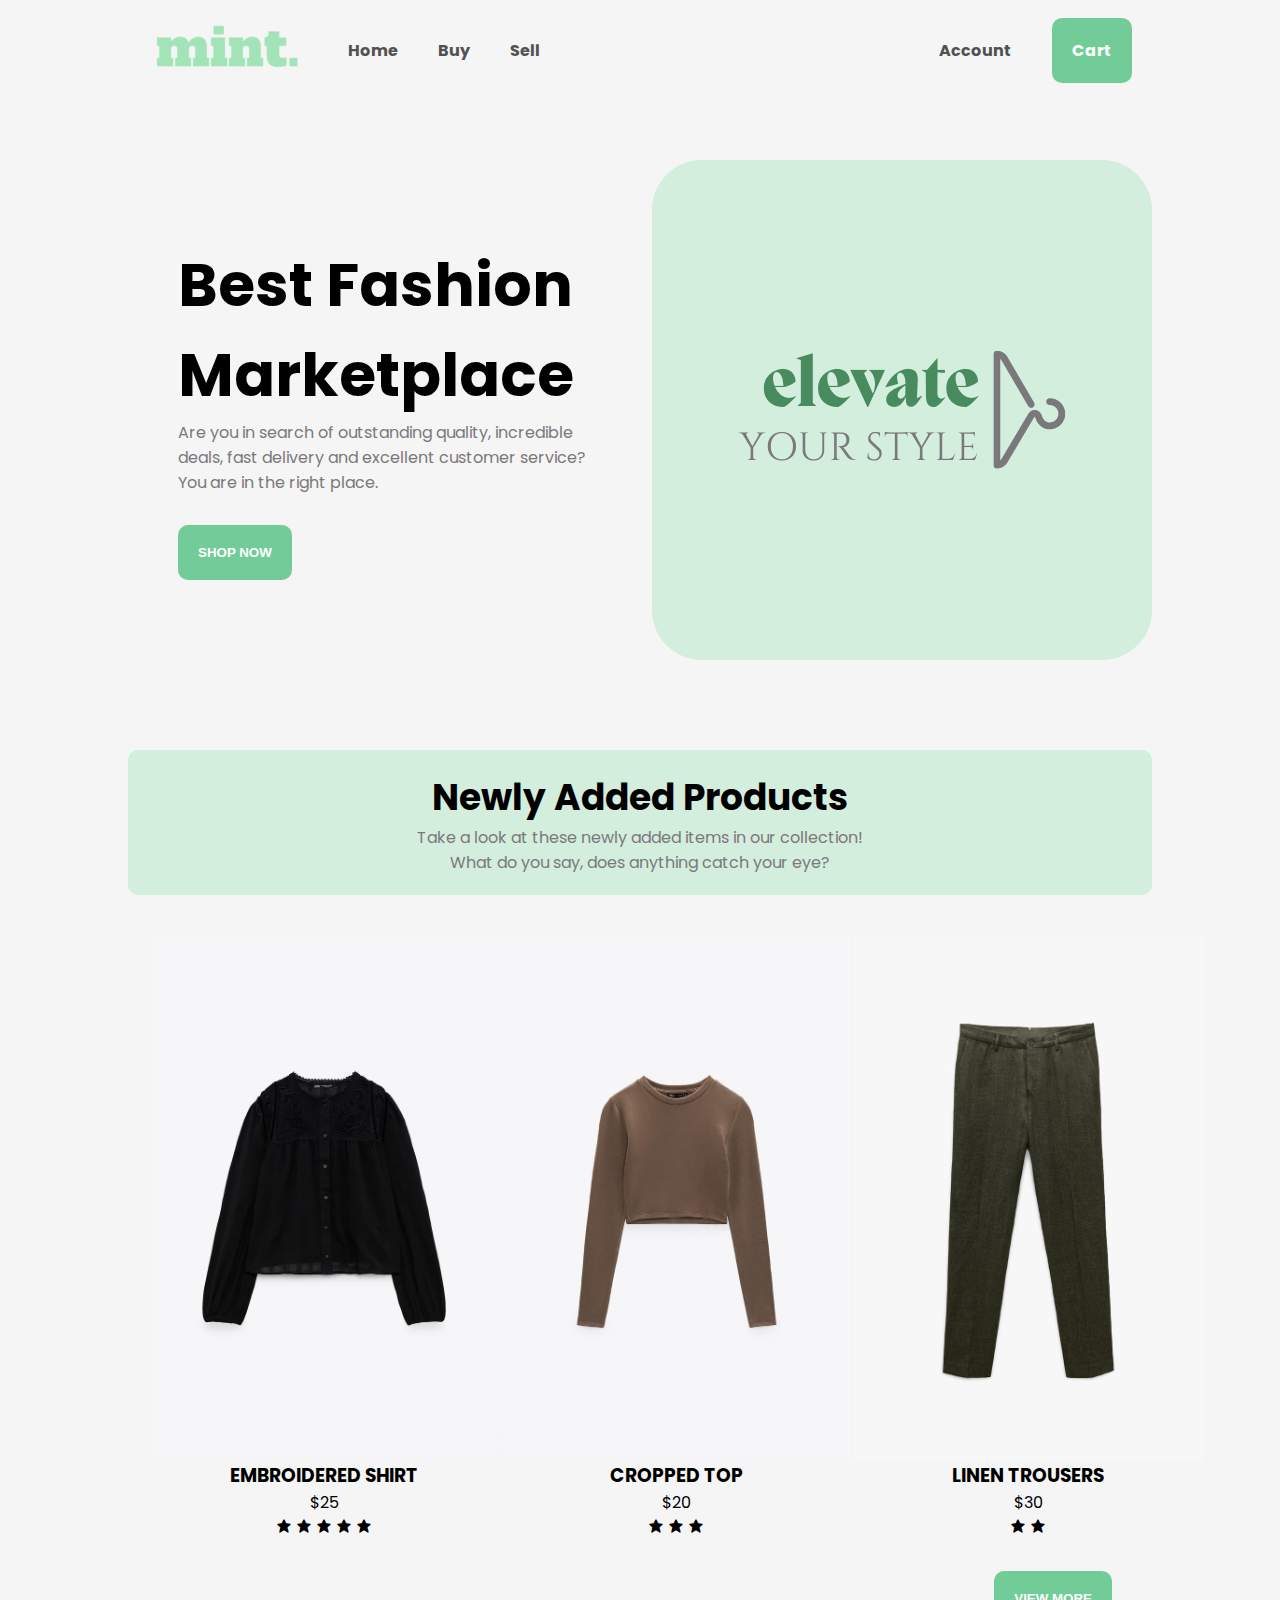
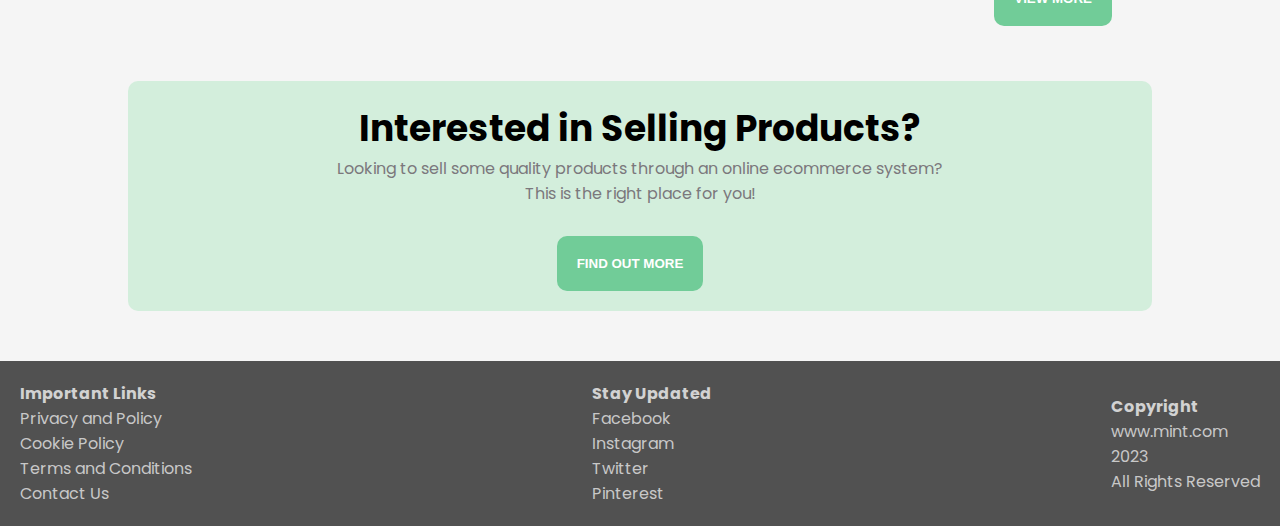
<file: index.html>
<html lang="en">
<head>
    <meta charset="UTF-8">
    <meta http-equiv="X-UA-Compatible" content="IE=edge">
    <meta name="viewport" content="width=device-width, initial-scale=1.0">
    <title>Home</title>
    <link rel="stylesheet" href="/css/style.css">
    <link href='https://unpkg.com/boxicons@2.1.4/css/boxicons.min.css' rel='stylesheet'>
</head>
<body>
    <header>
        <nav>
            <div class="logo">
                <img src="/media/mint logo (2).png" alt="">
            </div>

            <ul class="nav-list">
                <div class="nav-links">
                    <li><a href = "/html/index.html">Home</a></li>
                    <li><a href = "/html/buyPage.html">Buy</a></li>
                    <li><a href = "/html/sellPage.html">Sell</a></li>
                </div>

                <div class="nav-buttons">
                    <li><a href = "/html/login.html">Account</a></li>
                    <a href="/html/cart.html"><li class="primary-button">Cart</li></a>
                </div>
            </ul>
        </nav>

        <div class="header-content">
            <div class="intro-text">
                <h1>Best Fashion <br> Marketplace</h1>
                <p>Are you in search of outstanding quality, incredible deals, fast delivery and excellent customer service? 
                    You are in the right place.
                </p>
                <div class="buttons">
                    <a href="/html/buyPage.html">
                        <button class="primary-button">
                            SHOP NOW
                        </button>
                    </a>
                </div>
            </div>

            <div class="hero-img">
                <img src="/media/closet.png" alt="">
            </div>
        </div>
    </header>

    <section class ="banner banner1">
        <div class="title">
            <h2>Newly Added Products</h2>
        </div>
        <p>Take a look at these newly added items in our collection! <br> What do you say, does anything catch your eye?</p>
    </section>

    <section class="big-section">
        <ul class="newly-released-products">
            <div class="homepage-products">
                <li>
                    <div class="product">
                        <img src="/media/product1.jpg" alt="product1">
                        <h3>EMBROIDERED SHIRT</h3>
                        <span class="price">$25</span>
                        <div class="star rating">
                            <i class='bx bxs-star full-star'></i>
                            <i class='bx bxs-star full-star'></i>
                            <i class='bx bxs-star full-star'></i>
                            <i class='bx bxs-star full-star'></i>
                            <i class='bx bxs-star full-star'></i>
                        </div>
                    </div>
                </li>
                <li>
                    <div class="product">
                        <img src="/media/product2.jpg" alt="product2">
                        <h3>CROPPED TOP</h3>
                        <span class="price">$20</span>
                        <div class="star rating">
                            <i class='bx bxs-star full-star'></i>
                            <i class='bx bxs-star full-star'></i>
                            <i class='bx bxs-star full-star'></i>
                        </div>
                    </div>
                </li>
                <li>
                    <div class="product">
                        <img src="/media/product3.jpg" alt="product3">
                        <h3>LINEN TROUSERS</h3>
                        <span class="price">$30</span>
                        <div class="star rating">
                            <i class='bx bxs-star full-star'></i>
                            <i class='bx bxs-star full-star'></i>
                        </div>
                    </div>
                </li>
            </div>
        </ul>
        <a href="/html/buyPage.html"><button class="primary-button">VIEW MORE</button></a>
    </section>

    <section class="banner second-banner">
        <div class="title center-aligned">
            <h2>Interested in Selling Products?</h2>
            <p> Looking to sell some quality products through an online ecommerce system? <br> This is the right place for you!</p>
            <a href="/html/sellPage.html"><button class="find-out-more primary-button">FIND OUT MORE</button></a>
        </div>
    </section>

    <footer>
        <div class="footer-content">
            <ul class="footer-columns">
                <li>
                    <ul class="individual-footer-column">
                        <li class="first-footer-item">Important Links</li>
                        <li>Privacy and Policy</li>
                        <li>Cookie Policy</li>
                        <li>Terms and Conditions</li>
                        <li>Contact Us</li>
                    </ul>
                </li>
                <li>
                    <ul class="individual-footer-column">
                        <li class="first-footer-item">Stay Updated</li>
                        <li>Facebook</li>
                        <li>Instagram</li>
                        <li>Twitter</li>
                        <li>Pinterest</li>
                    </ul>
                </li>
                <li>
                    <ul class="individual-footer-column">
                        <li class="first-footer-item">Copyright</li>
                        <li>www.mint.com</li>
                        <li>2023</li>
                        <li>All Rights Reserved</li>
                    </ul>
                </li>
            </ul>
        </div>
    </footer>
</body>
</html>
</file>
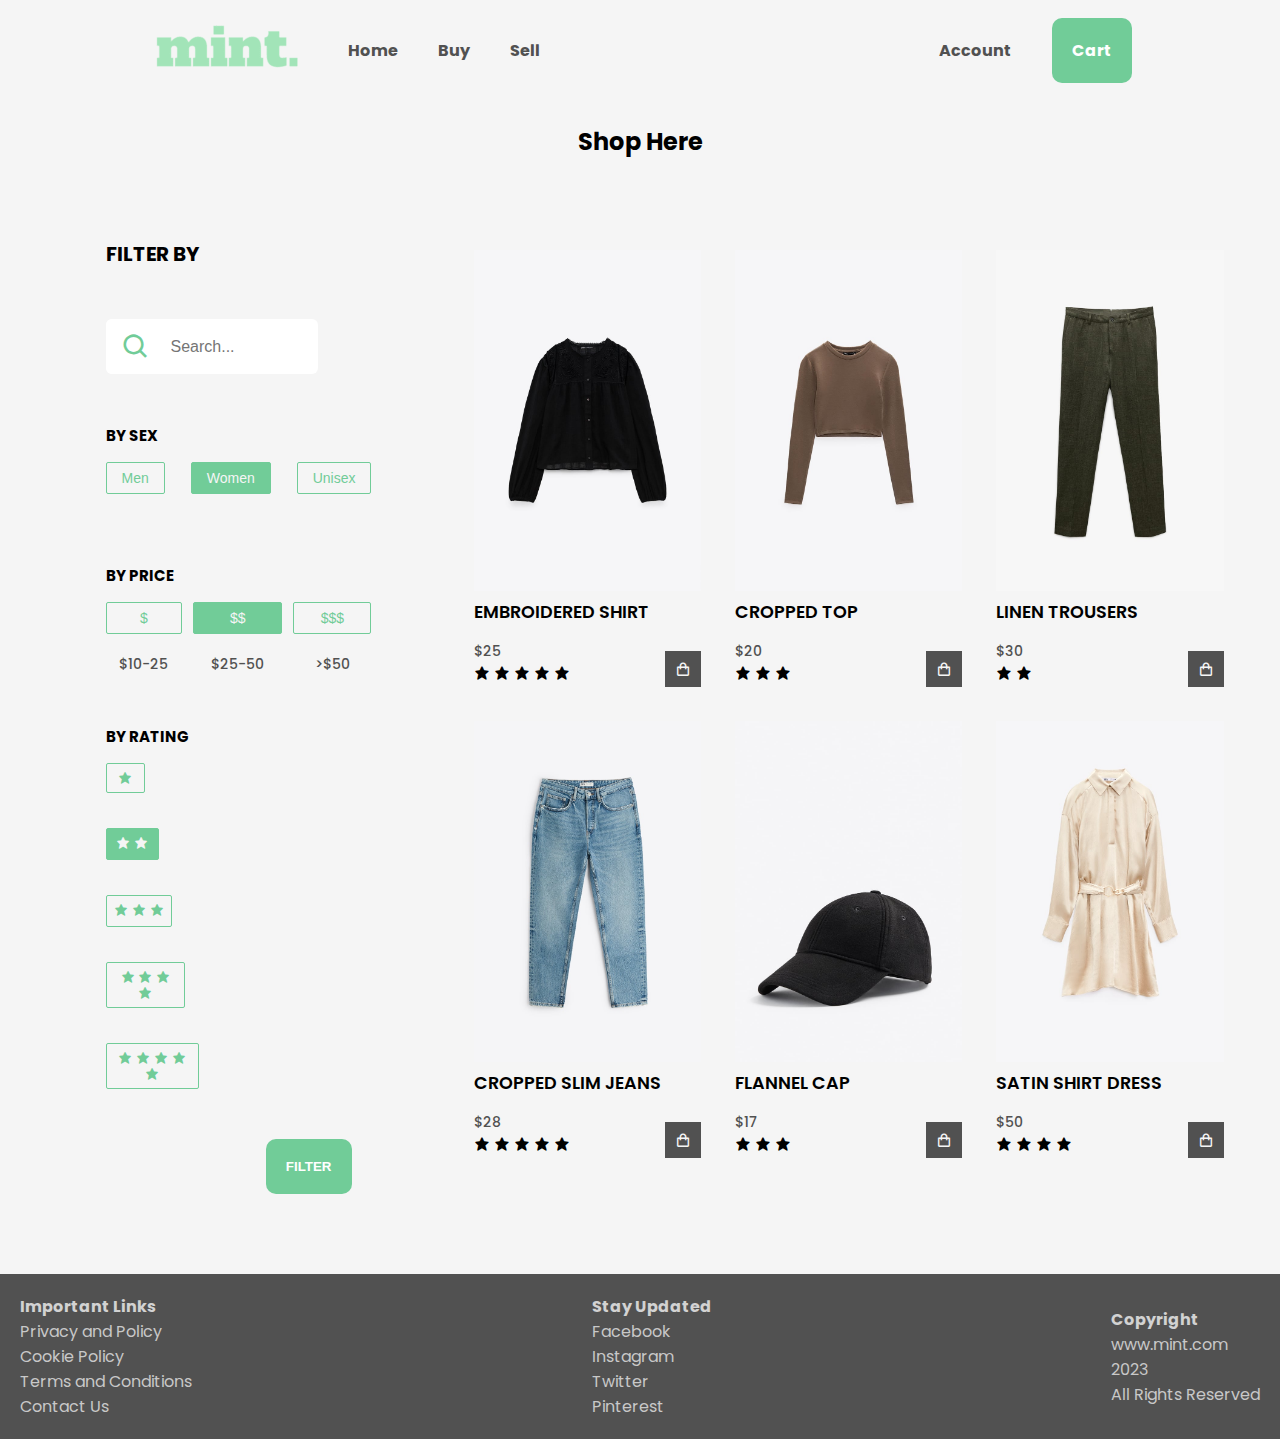
<file: html/buyPage.html>
<html lang="en">
<head>
    <meta charset="UTF-8">
    <meta http-equiv="X-UA-Compatible" content="IE=edge">
    <meta name="viewport" content="width=device-width, initial-scale=1.0">
    <title>Buy</title>
    <link rel="stylesheet" href="/css/buy_page.css">
    <!-- Box Icons -->
    <link href='https://unpkg.com/boxicons@2.1.4/css/boxicons.min.css' rel='stylesheet'>
</head>
<body>
    <header>
        <nav>
            <div class="logo">
                <img src="/media/mint logo (2).png" alt="">
            </div>

            <ul class="nav-list">
                <div class="nav-links">
                    <li><a href = "./index.html">Home</a></li>
                    <li><a href = "/html/buyPage.html">Buy</a></li>
                    <li><a href = "/html/sellPage.html">Sell</a></li>
                </div>

                <div class="nav-buttons">
                    <li><a href = "/html/login.html">Account</a></li>
                    <a href="/html/cart.html"><li class="primary-button">Cart</li></a>
                </div>
            </ul>
        </nav>
    </header>

    <div class="section-title">
        <h2>Shop Here</h2>
    </div>

    <section class="page-content">
        <section class="filter-section">
            <span class="main-heading">FILTER BY</span>
            <div class="whitespace"></div>
            <div class="input-box">
                <input type="text", placeholder="Search...">
                <span class="search">
                    <i class='bx bx-search search-icon'></i>
                </span>
            </div>
            <div class="whitespace"></div>
            <div class="sex-filter">
                <span class="heading">By Sex</span>
                <div class="row">
                    <div class="col">
                        <button class="btn sex-button" type="button">Men</button>
                    </div>
                    <div class="col">
                        <button class="btn active sex-button" type="button">Women</button>
                    </div>
                    <div class="col">
                        <button class="btn sex-button" type="button">Unisex</button>
                    </div>
                </div>
            </div>

            <div class="whitespace"></div>

            <div class="price-filter">
                <span class="heading">By Price</span>
                <div class="row">
                    <div class="col">
                        <button class="btn" type="button">&dollar;</button>
                        <span class="price">&dollar;10-25</span>
                    </div>
                    <div class="col">
                        <button class="btn active" type="button">&dollar;&dollar;</button>
                        <span class="price">&dollar;25-50</span>
                    </div>
                    <div class="col">
                        <button class="btn" type="button">&dollar;&dollar;&dollar;</button>
                        <span class="price">>&dollar;50</span>
                    </div>
                </div>
            </div>
            <div class="whitespace"></div>
            <div class="rating-filter">
                <div class="heading">By Rating</div>
                <div class="rating-list">
                    <button class="btn one-star">
                        <i class='bx bxs-star full-star'></i>
                    </button>
                    <button class="btn two-stars active">
                        <i class='bx bxs-star full-star'></i>
                        <i class='bx bxs-star full-star'></i>
                    </button>
                    <button class="btn three-stars">
                        <i class='bx bxs-star full-star'></i>
                        <i class='bx bxs-star full-star'></i>
                        <i class='bx bxs-star full-star'></i>
                    </button>
                    <button class="btn four-stars">
                        <i class='bx bxs-star full-star'></i>
                        <i class='bx bxs-star full-star'></i>
                        <i class='bx bxs-star full-star'></i>
                        <i class='bx bxs-star full-star'></i>
                    </button>
                    <button class="btn five-stars">
                        <i class='bx bxs-star full-star'></i>
                        <i class='bx bxs-star full-star'></i>
                        <i class='bx bxs-star full-star'></i>
                        <i class='bx bxs-star full-star'></i>
                        <i class='bx bxs-star full-star'></i>
                    </button>
                </div>
            </div>

            <div class="filter-button">
                <button class="primary-button">FILTER</button>
            </div>
        </section>

        <section class="buy-shop">

            <div class="shop-container">
                <div class="shop-content"> 
                    <!-- Box 1 -->
                    <div class="product-box">
                        <img src="/media/product1.jpg" alt="product1" class="product-img">
                        <h3 class="product-title">Embroidered Shirt</h2>
                        <span class="price">$25</span>
                        <i class='bx bx-shopping-bag add-cart'></i>
                        <div class="star rating">
                            <i class='bx bxs-star full-star'></i>
                            <i class='bx bxs-star full-star'></i>
                            <i class='bx bxs-star full-star'></i>
                            <i class='bx bxs-star full-star'></i>
                            <i class='bx bxs-star full-star'></i>
                        </div>
                    </div>
                    <!-- Box 2 -->
                    <div class="product-box">
                        <img src="/media/product2.jpg" alt="product2" class="product-img">
                        <h3 class="product-title">Cropped Top</h2>
                        <span class="price">$20</span>
                        <i class='bx bx-shopping-bag add-cart'></i>
                        <div class="star rating">
                            <i class='bx bxs-star full-star'></i>
                            <i class='bx bxs-star full-star'></i>
                            <i class='bx bxs-star full-star'></i>
                        </div>
                    </div>
                    <!-- Box 3 -->
                    <div class="product-box">
                        <img src="/media/product3.jpg" alt="product3" class="product-img">
                        <h3 class="product-title">Linen Trousers</h2>
                        <span class="price">$30</span>
                        <i class='bx bx-shopping-bag add-cart'></i>
                        <div class="star rating">
                            <i class='bx bxs-star full-star'></i>
                            <i class='bx bxs-star full-star'></i>
                        </div>
                    </div>
                    <!-- Box 4 -->
                    <div class="product-box">
                        <img src="/media/product4.jpg" alt="product4" class="product-img">
                        <h3 class="product-title">Cropped Slim Jeans</h2>
                        <span class="price">$28</span>
                        <i class='bx bx-shopping-bag add-cart'></i>
                        <div class="star rating">
                            <i class='bx bxs-star full-star'></i>
                            <i class='bx bxs-star full-star'></i>
                            <i class='bx bxs-star full-star'></i>
                            <i class='bx bxs-star full-star'></i>
                            <i class='bx bxs-star full-star'></i>
                        </div>
                        
                    </div>
                    <!-- Box 5 -->
                    <div class="product-box">
                        <img src="/media/product5.jpg" alt="product5" class="product-img">
                        <h3 class="product-title">Flannel Cap</h2>
                        <span class="price">$17</span>
                        <i class='bx bx-shopping-bag add-cart'></i>
                        <div class="star rating">
                            <i class='bx bxs-star full-star'></i>
                            <i class='bx bxs-star full-star'></i>
                            <i class='bx bxs-star full-star'></i>
                        </div>
                    </div>
                    <!-- Box 6 -->
                    <div class="product-box">
                        <img src="/media/product6.jpg" alt="product6" class="product-img">
                        <h3 class="product-title">Satin Shirt Dress</h2>
                        <span class="price">$50</span>
                        <i class='bx bx-shopping-bag add-cart'></i>
                        <div class="star rating">
                            <i class='bx bxs-star full-star'></i>
                            <i class='bx bxs-star full-star'></i>
                            <i class='bx bxs-star full-star'></i>
                            <i class='bx bxs-star full-star'></i>
                        </div>
                    </div>
                </div>
            </div>
        </section>
    </section>

    <footer>
        <div class="footer-content">
            <ul class="footer-columns">
                <li>
                    <ul class="individual-footer-column">
                        <li class="first-footer-item">Important Links</li>
                        <li>Privacy and Policy</li>
                        <li>Cookie Policy</li>
                        <li>Terms and Conditions</li>
                        <li>Contact Us</li>
                    </ul>
                </li>
                <li>
                    <ul class="individual-footer-column">
                        <li class="first-footer-item">Stay Updated</li>
                        <li>Facebook</li>
                        <li>Instagram</li>
                        <li>Twitter</li>
                        <li>Pinterest</li>
                    </ul>
                </li>
                <li>
                    <ul class="individual-footer-column">
                        <li class="first-footer-item">Copyright</li>
                        <li>www.mint.com</li>
                        <li>2023</li>
                        <li>All Rights Reserved</li>
                    </ul>
                </li>
            </ul>
        </div>
    </footer>
    
</body>
</html>
</file>
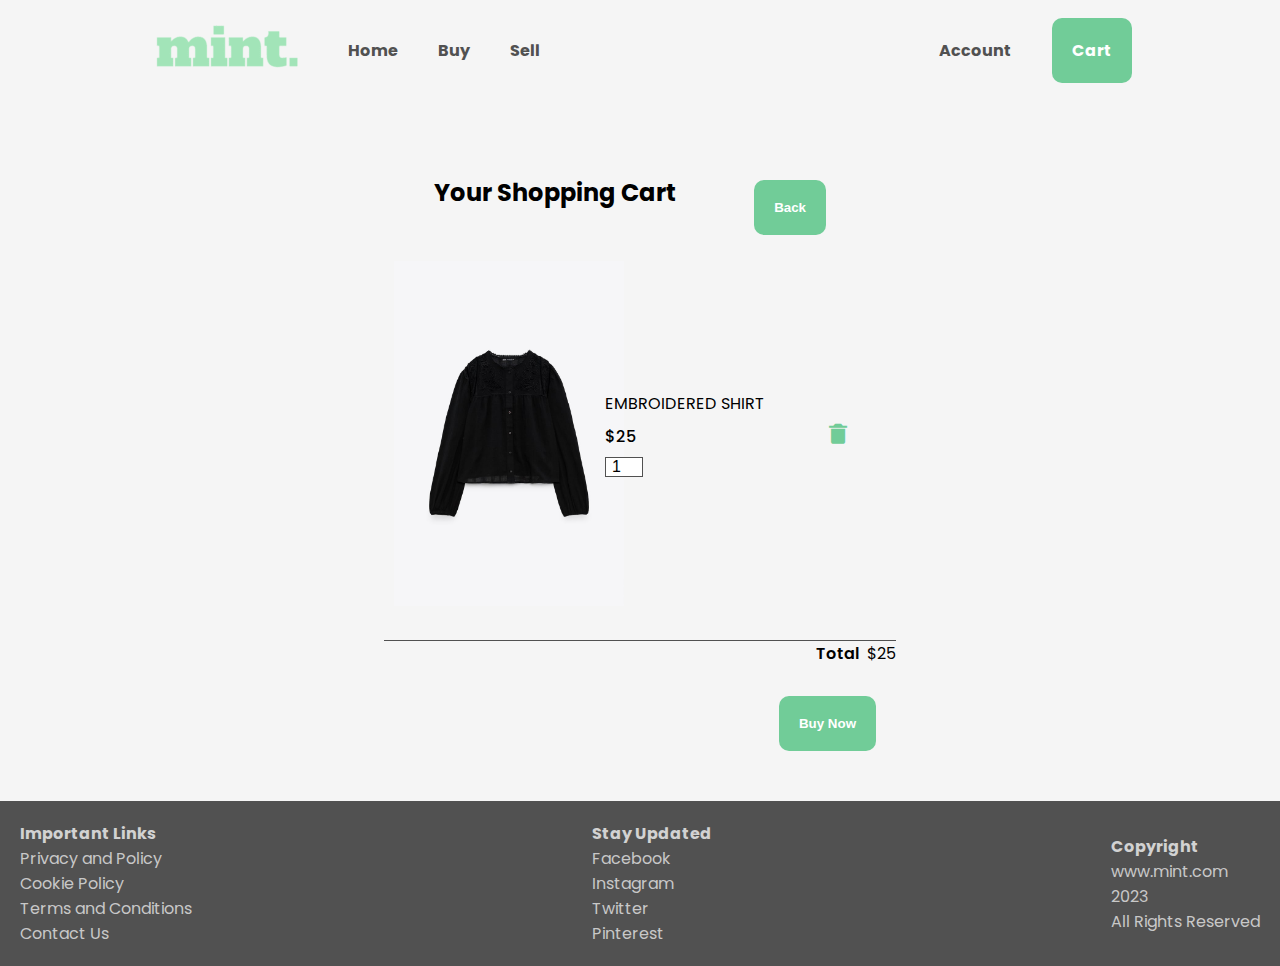
<file: html/cart.html>
<html lang="en">
<head>
    <meta charset="UTF-8">
    <meta http-equiv="X-UA-Compatible" content="IE=edge">
    <meta name="viewport" content="width=device-width, initial-scale=1.0">
    <title>Cart</title>
    <link rel="stylesheet" href="/css/style_cart.css">
    <!-- Box Icons -->
    <link href='https://unpkg.com/boxicons@2.1.4/css/boxicons.min.css' rel='stylesheet'>
</head>
<body>
    <header>
        <nav>
            <div class="logo">
                <img src="/media/mint logo (2).png" alt="">
            </div>

            <ul class="nav-list">
                <div class="nav-links">
                    <li><a href = "./index.html">Home</a></li>
                    <li><a href = "/html/buyPage.html">Buy</a></li>
                    <li><a href = "/html/sellPage.html">Sell</a></li>
                </div>

                <div class="nav-buttons">
                    <li><a href = "/html/login.html">Account</a></li>
                    <a href="/html/cart.html"><li class="primary-button">Cart</li></a>
                </div>
            </ul>
        </nav>
    </header>

    <section class="top-section">
        <div class="section-title">
            <h2>Your Shopping Cart</h2>
        </div>
        <div class="back-button">
            <a href="/html/buyPage.html"><button class="primary-button">Back</button></a>
        </div>
    </section>
    
    <div class="cart-content">
        <div class="cart-box">
            <img src="/media/product1.jpg" alt="" class="cart-img">
            <div class="detail-box">
                <div class="cart-product-title">EMBROIDERED SHIRT</div>
                <div class="cart-price">&dollar;25</div>
                <input type="number" value="1" class="cart-quantity">
            </div>
            <!-- Remove Cart Item-->
            <i class='bx bxs-trash-alt cart-remove'></i>
        </div>
        <!-- Total -->
        <div class="total">
            <div class="total-title">Total</div>
            <div class="total-price">&dollar;25</div>
        </div>
        <!-- Buy Button -->
        <div class="btn-buy">
            <a href="/html/index.html"><button class="primary-button">Buy Now</button></a>
        </div>
    </div>

    <div class="whitespace"></div>

    <footer>
        <div class="footer-content">
            <ul class="footer-columns">
                <li>
                    <ul class="individual-footer-column">
                        <li class="first-footer-item">Important Links</li>
                        <li>Privacy and Policy</li>
                        <li>Cookie Policy</li>
                        <li>Terms and Conditions</li>
                        <li>Contact Us</li>
                    </ul>
                </li>
                <li>
                    <ul class="individual-footer-column">
                        <li class="first-footer-item">Stay Updated</li>
                        <li>Facebook</li>
                        <li>Instagram</li>
                        <li>Twitter</li>
                        <li>Pinterest</li>
                    </ul>
                </li>
                <li>
                    <ul class="individual-footer-column">
                        <li class="first-footer-item">Copyright</li>
                        <li>www.mint.com</li>
                        <li>2023</li>
                        <li>All Rights Reserved</li>
                    </ul>
                </li>
            </ul>
        </div>
    </footer>
    
</body>
</html>
</file>
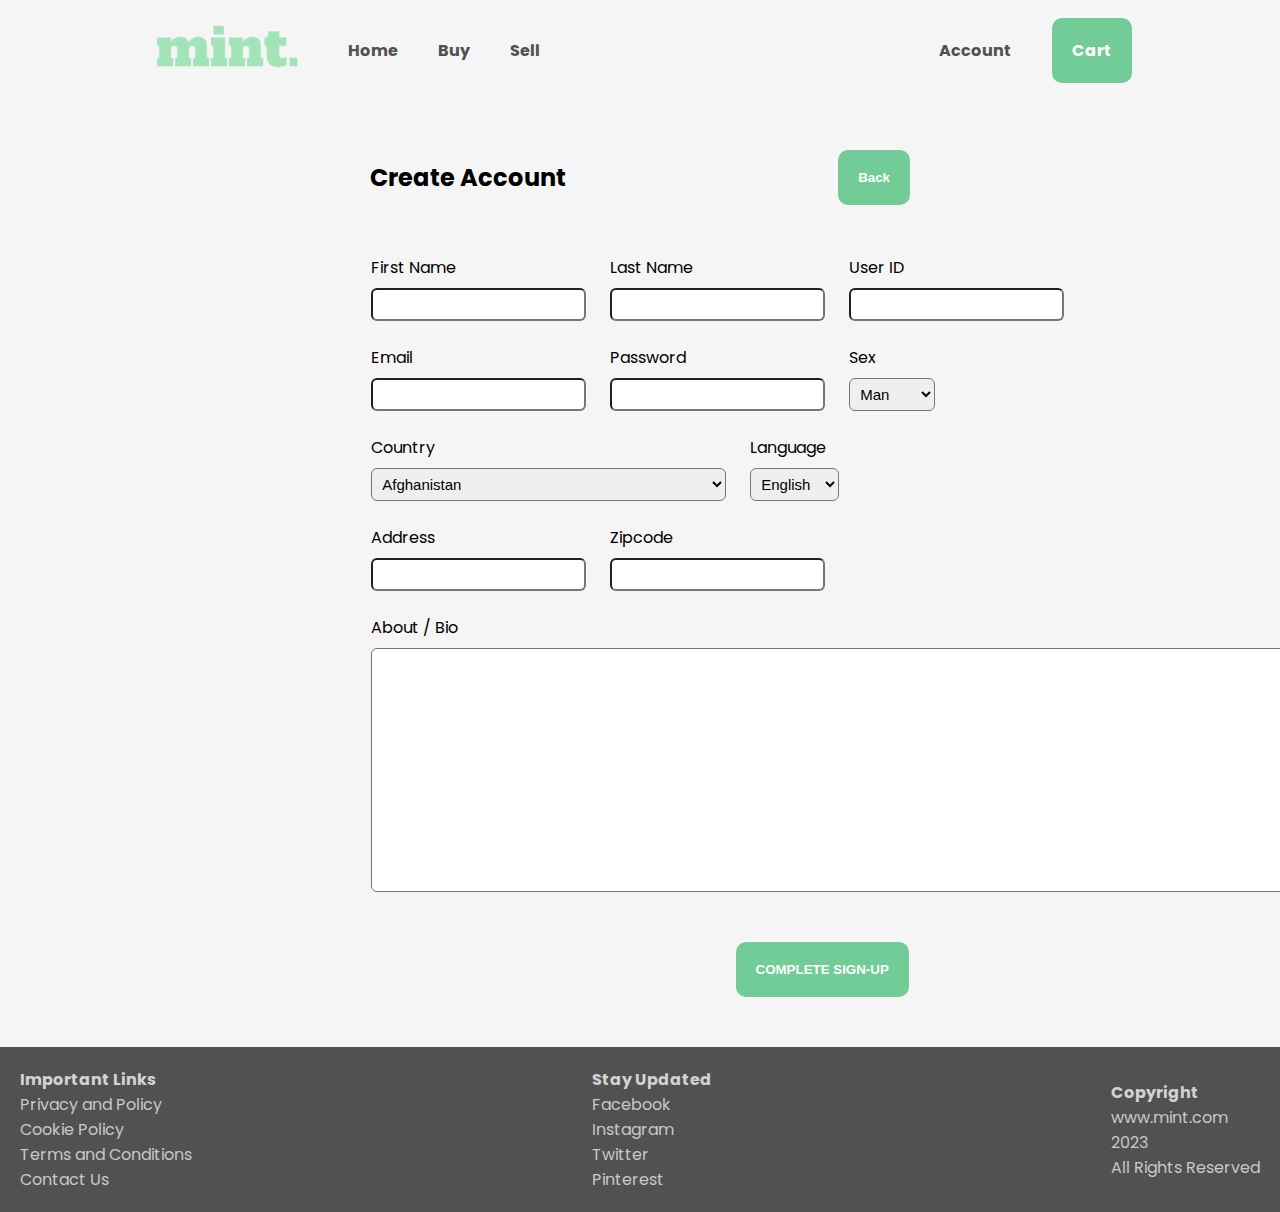
<file: html/customer_account.html>
<html lang="en">
<head>
    <meta charset="UTF-8">
    <meta http-equiv="X-UA-Compatible" content="IE=edge">
    <meta name="viewport" content="width=device-width, initial-scale=1.0">
    <title>Login  </title>
    <link rel="stylesheet" href="/css/account.css">
</head>
<body>
    <header>
        <nav>
            <div class="logo">
                <img src="/media/mint logo (2).png" alt="">
            </div>

            <ul class="nav-list">
                <div class="nav-links">
                    <li><a href = "/html/index.html">Home</a></li>
                    <li><a href = "/html/buyPage.html">Buy</a></li>
                    <li><a href = "/html/sellPage.html">Sell</a></li>
                </div>

                <div class="nav-buttons">
                    <li><a href = "/html/login.html">Account</a></li>
                    <a href="/html/cart.html"><li class="primary-button">Cart</li></a>
                </div>
            </ul>
        </nav>
    </header>

    <section class="top-section">
        <div class="section-title">
            <h2>Create Account</h2>
        </div>
        <div class="back-button">
            <a href="/html/signup.html"><button class="primary-button">Back</button></a>
        </div>
    </section>

    <div class="whitespace"></div>
    
    <div class="signup-content">
        <div class="signup-box">
            <div class="row row1">
                <div class="detail-box">
                    <div class="detail-name">First Name</div>
                    <input type="text" class="first-name">
                </div>
                <div class="detail-box">
                    <div class="detail-name">Last Name</div>
                    <input type="text" class="last-name">
                </div>
                <div class="detail-box">
                    <div class="detail-name">User ID</div>
                    <input type="text" class="user-id">
                </div>
            </div>
            <div class="row row2">
                <div class="detail-box">
                    <div class="detail-name">Email</div>
                    <input type="text" class="email">
                </div>
                <div class="detail-box">
                    <div class="detail-name">Password</div>
                    <input type="password">
                </div>
                <div class="detail-box">
                    <div class="detail-name">Sex</div>
                    <select name="sex-select" id="sex">
                        <option value="Man">Man</option>
                        <option value="Woman">Woman</option>
                    </select>
                </div>
            </div>
            <div class="row row3">
                <div class="detail-box">
                    <div class="detail-name">Country</div>
                    <select name="country" id="select-country">
                        <option value="Afghanistan">Afghanistan</option>
                        <option value="Åland Islands">Åland Islands</option>
                        <option value="Albania">Albania</option>
                        <option value="Algeria">Algeria</option>
                        <option value="American Samoa">American Samoa</option>
                        <option value="Andorra">Andorra</option>
                        <option value="Angola">Angola</option>
                        <option value="Anguilla">Anguilla</option>
                        <option value="Antarctica">Antarctica</option>
                        <option value="Antigua and Barbuda">Antigua and Barbuda</option>
                        <option value="Argentina">Argentina</option>
                        <option value="Armenia">Armenia</option>
                        <option value="Aruba">Aruba</option>
                        <option value="Australia">Australia</option>
                        <option value="Austria">Austria</option>
                        <option value="Azerbaijan">Azerbaijan</option>
                        <option value="Bahamas">Bahamas</option>
                        <option value="Bahrain">Bahrain</option>
                        <option value="Bangladesh">Bangladesh</option>
                        <option value="Barbados">Barbados</option>
                        <option value="Belarus">Belarus</option>
                        <option value="Belgium">Belgium</option>
                        <option value="Belize">Belize</option>
                        <option value="Benin">Benin</option>
                        <option value="Bermuda">Bermuda</option>
                        <option value="Bhutan">Bhutan</option>
                        <option value="Bolivia">Bolivia</option>
                        <option value="Bosnia and Herzegovina">Bosnia and Herzegovina</option>
                        <option value="Botswana">Botswana</option>
                        <option value="Bouvet Island">Bouvet Island</option>
                        <option value="Brazil">Brazil</option>
                        <option value="British Indian Ocean Territory">British Indian Ocean Territory</option>
                        <option value="Brunei Darussalam">Brunei Darussalam</option>
                        <option value="Bulgaria">Bulgaria</option>
                        <option value="Burkina Faso">Burkina Faso</option>
                        <option value="Burundi">Burundi</option>
                        <option value="Cambodia">Cambodia</option>
                        <option value="Cameroon">Cameroon</option>
                        <option value="Canada">Canada</option>
                        <option value="Cape Verde">Cape Verde</option>
                        <option value="Cayman Islands">Cayman Islands</option>
                        <option value="Central African Republic">Central African Republic</option>
                        <option value="Chad">Chad</option>
                        <option value="Chile">Chile</option>
                        <option value="China">China</option>
                        <option value="Christmas Island">Christmas Island</option>
                        <option value="Colombia">Colombia</option>
                        <option value="Comoros">Comoros</option>
                        <option value="Congo">Congo</option>
                        <option value="The Democratic Republic of Congo">The Democratic Republic of Congo</option>
                        <option value="Cook Islands">Cook Islands</option>
                        <option value="Costa Rica">Costa Rica</option>
                        <option value="Cote D'ivoire">Cote D'ivoire</option>
                        <option value="Croatia">Croatia</option>
                        <option value="Cuba">Cuba</option>
                        <option value="Cyprus">Cyprus</option>
                        <option value="Czech Republic">Czech Republic</option>
                        <option value="Denmark">Denmark</option>
                        <option value="Djibouti">Djibouti</option>
                        <option value="Dominica">Dominica</option>
                        <option value="Dominican Republic">Dominican Republic</option>
                        <option value="Ecuador">Ecuador</option>
                        <option value="Egypt">Egypt</option>
                        <option value="El Salvador">El Salvador</option>
                        <option value="Equatorial Guinea">Equatorial Guinea</option>
                        <option value="Eritrea">Eritrea</option>
                        <option value="Estonia">Estonia</option>
                        <option value="Ethiopia">Ethiopia</option>
                        <option value="Falkland Islands (Malvinas)">Falkland Islands (Malvinas)</option>
                        <option value="Faroe Islands">Faroe Islands</option>
                        <option value="Fiji">Fiji</option>
                        <option value="Finland">Finland</option>
                        <option value="France">France</option>
                        <option value="French Guiana">French Guiana</option>
                        <option value="French Polynesia">French Polynesia</option>
                        <option value="French Southern Territories">French Southern Territories</option>
                        <option value="Gabon">Gabon</option>
                        <option value="Gambia">Gambia</option>
                        <option value="Georgia">Georgia</option>
                        <option value="Germany">Germany</option>
                        <option value="Ghana">Ghana</option>
                        <option value="Gibraltar">Gibraltar</option>
                        <option value="Greece">Greece</option>
                        <option value="Greenland">Greenland</option>
                        <option value="Grenada">Grenada</option>
                        <option value="Guadeloupe">Guadeloupe</option>
                        <option value="Guam">Guam</option>
                        <option value="Guatemala">Guatemala</option>
                        <option value="Guernsey">Guernsey</option>
                        <option value="Guinea">Guinea</option>
                        <option value="Guinea-bissau">Guinea-bissau</option>
                        <option value="Guyana">Guyana</option>
                        <option value="Haiti">Haiti</option>
                        <option value="Heard Island and Mcdonald Islands">Heard Island and Mcdonald Islands</option>
                        <option value="Holy See (Vatican City State)">Holy See (Vatican City State)</option>
                        <option value="Honduras">Honduras</option>
                        <option value="Hong Kong">Hong Kong</option>
                        <option value="Hungary">Hungary</option>
                        <option value="Iceland">Iceland</option>
                        <option value="India">India</option>
                        <option value="Indonesia">Indonesia</option>
                        <option value="Iran">Iran</option>
                        <option value="Iraq">Iraq</option>
                        <option value="Ireland">Ireland</option>
                        <option value="Isle of Man">Isle of Man</option>
                        <option value="Israel">Israel</option>
                        <option value="Italy">Italy</option>
                        <option value="Jamaica">Jamaica</option>
                        <option value="Japan">Japan</option>
                        <option value="Jersey">Jersey</option>
                        <option value="Jordan">Jordan</option>
                        <option value="Kazakhstan">Kazakhstan</option>
                        <option value="Kenya">Kenya</option>
                        <option value="Kiribati">Kiribati</option>
                        <option value="North Korea">North Korea</option>
                        <option value="South Korea">South Korea</option>
                        <option value="Kuwait">Kuwait</option>
                        <option value="Kyrgyzstan">Kyrgyzstan</option>
                        <option value="Laos People's Democratic Republic">Laos People's Democratic Republic</option>
                        <option value="Latvia">Latvia</option>
                        <option value="Lebanon">Lebanon</option>
                        <option value="Lesotho">Lesotho</option>
                        <option value="Liberia">Liberia</option>
                        <option value="Libya">Libya</option>
                        <option value="Liechtenstein">Liechtenstein</option>
                        <option value="Lithuania">Lithuania</option>
                        <option value="Luxembourg">Luxembourg</option>
                        <option value="Macao">Macao</option>
                        <option value="Macedonia">Macedonia</option>
                        <option value="Madagascar">Madagascar</option>
                        <option value="Malawi">Malawi</option>
                        <option value="Malaysia">Malaysia</option>
                        <option value="Maldives">Maldives</option>
                        <option value="Mali">Mali</option>
                        <option value="Malta">Malta</option>
                        <option value="Marshall Islands">Marshall Islands</option>
                        <option value="Martinique">Martinique</option>
                        <option value="Mauritania">Mauritania</option>
                        <option value="Mauritius">Mauritius</option>
                        <option value="Mayotte">Mayotte</option>
                        <option value="Mexico">Mexico</option>
                        <option value="Micronesia">Micronesia</option>
                        <option value="Moldova">Moldova</option>
                        <option value="Monaco">Monaco</option>
                        <option value="Mongolia">Mongolia</option>
                        <option value="Montenegro">Montenegro</option>
                        <option value="Montserrat">Montserrat</option>
                        <option value="Morocco">Morocco</option>
                        <option value="Mozambique">Mozambique</option>
                        <option value="Myanmar">Myanmar</option>
                        <option value="Namibia">Namibia</option>
                        <option value="Nauru">Nauru</option>
                        <option value="Nepal">Nepal</option>
                        <option value="Netherlands">Netherlands</option>
                        <option value="Netherlands Antilles">Netherlands Antilles</option>
                        <option value="New Caledonia">New Caledonia</option>
                        <option value="New Zealand">New Zealand</option>
                        <option value="Nicaragua">Nicaragua</option>
                        <option value="Niger">Niger</option>
                        <option value="Nigeria">Nigeria</option>
                        <option value="Niue">Niue</option>
                        <option value="Norfolk Island">Norfolk Island</option>
                        <option value="Northern Mariana Islands">Northern Mariana Islands</option>
                        <option value="Norway">Norway</option>
                        <option value="Oman">Oman</option>
                        <option value="Pakistan">Pakistan</option>
                        <option value="Palau">Palau</option>
                        <option value="Palestine">Palestine</option>
                        <option value="Panama">Panama</option>
                        <option value="Papua New Guinea">Papua New Guinea</option>
                        <option value="Paraguay">Paraguay</option>
                        <option value="Peru">Peru</option>
                        <option value="Philippines">Philippines</option>
                        <option value="Pitcairn">Pitcairn</option>
                        <option value="Poland">Poland</option>
                        <option value="Portugal">Portugal</option>
                        <option value="Puerto Rico">Puerto Rico</option>
                        <option value="Qatar">Qatar</option>
                        <option value="Reunion">Reunion</option>
                        <option value="Romania">Romania</option>
                        <option value="Russian Federation">Russian Federation</option>
                        <option value="Rwanda">Rwanda</option>
                        <option value="Saint Helena">Saint Helena</option>
                        <option value="Saint Kitts and Nevis">Saint Kitts and Nevis</option>
                        <option value="Saint Lucia">Saint Lucia</option>
                        <option value="Saint Pierre and Miquelon">Saint Pierre and Miquelon</option>
                        <option value="Saint Vincent and The Grenadines">Saint Vincent and The Grenadines</option>
                        <option value="Samoa">Samoa</option>
                        <option value="San Marino">San Marino</option>
                        <option value="Sao Tome and Principe">Sao Tome and Principe</option>
                        <option value="Saudi Arabia">Saudi Arabia</option>
                        <option value="Senegal">Senegal</option>
                        <option value="Serbia">Serbia</option>
                        <option value="Seychelles">Seychelles</option>
                        <option value="Sierra Leone">Sierra Leone</option>
                        <option value="Singapore">Singapore</option>
                        <option value="Slovakia">Slovakia</option>
                        <option value="Slovenia">Slovenia</option>
                        <option value="Solomon Islands">Solomon Islands</option>
                        <option value="Somalia">Somalia</option>
                        <option value="South Africa">South Africa</option>
                        <option value="South Georgia and The South Sandwich Islands">South Georgia and The South Sandwich Islands</option>
                        <option value="Spain">Spain</option>
                        <option value="Sri Lanka">Sri Lanka</option>
                        <option value="Sudan">Sudan</option>
                        <option value="Suriname">Suriname</option>
                        <option value="Svalbard and Jan Mayen">Svalbard and Jan Mayen</option>
                        <option value="Swaziland">Swaziland</option>
                        <option value="Sweden">Sweden</option>
                        <option value="Switzerland">Switzerland</option>
                        <option value="Syria">Syria</option>
                        <option value="Taiwan">Taiwan</option>
                        <option value="Tajikistan">Tajikistan</option>
                        <option value="Tanzania">Tanzania</option>
                        <option value="Thailand">Thailand</option>
                        <option value="Timor-leste">Timor-leste</option>
                        <option value="Togo">Togo</option>
                        <option value="Tokelau">Tokelau</option>
                        <option value="Tonga">Tonga</option>
                        <option value="Trinidad and Tobago">Trinidad and Tobago</option>
                        <option value="Tunisia">Tunisia</option>
                        <option value="Turkey">Turkey</option>
                        <option value="Turkmenistan">Turkmenistan</option>
                        <option value="Turks and Caicos Islands">Turks and Caicos Islands</option>
                        <option value="Tuvalu">Tuvalu</option>
                        <option value="Uganda">Uganda</option>
                        <option value="Ukraine">Ukraine</option>
                        <option value="United Arab Emirates">United Arab Emirates</option>
                        <option value="United Kingdom">United Kingdom</option>
                        <option value="United States">United States</option>
                        <option value="United States Minor Outlying Islands">United States Minor Outlying Islands</option>
                        <option value="Uruguay">Uruguay</option>
                        <option value="Uzbekistan">Uzbekistan</option>
                        <option value="Vanuatu">Vanuatu</option>
                        <option value="Venezuela">Venezuela</option>
                        <option value="Viet Nam">Viet Nam</option>
                        <option value="Virgin Islands, British">Virgin Islands, British</option>
                        <option value="Virgin Islands, U.S.">Virgin Islands, U.S.</option>
                        <option value="Wallis and Futuna">Wallis and Futuna</option>
                        <option value="Western Sahara">Western Sahara</option>
                        <option value="Yemen">Yemen</option>
                        <option value="Zambia">Zambia</option>
                        <option value="Zimbabwe">Zimbabwe</option>
                    </select>
                </div>
                <div class="detail-box">
                    <div class="detail-name">Language</div>
                    <select name="language-select" id="language">
                        <option value="English">English</option>
                        <option value="Dutch">Dutch</option>
                        <option value="German">German</option>
                        <option value="French">French</option>
                        <option value="Spanish">Spanish</option>
                        <option value="Italian">Italian</option>
                        <option value="Russian">Russian</option>
                    </select>
                </div>
            </div>
            <div class="row row3">
                <div class="detail-box">
                    <div class="detail-name">Address</div>
                    <input type="text" class="email">
                </div>
                <div class="detail-box">
                    <div class="detail-name">Zipcode</div>
                    <input type="text" class="zipcode">
                </div>
            </div>
            <div class="row row4">
                <div class="detail-box">
                    <div class="detail-name">About / Bio</div>
                    <textarea name="description" id="desc" cols="85" rows="10"></textarea>
                </div>
            </div>
        </div>

        <div class="whitespace"></div>

        <div class="btn-buy">
            <a href="/html/index.html"><button class="primary-button">COMPLETE SIGN-UP</button></a>
        </div>
    </div>

    <div class="whitespace"></div>

    <footer>
        <div class="footer-content">
            <ul class="footer-columns">
                <li>
                    <ul class="individual-footer-column">
                        <li class="first-footer-item">Important Links</li>
                        <li>Privacy and Policy</li>
                        <li>Cookie Policy</li>
                        <li>Terms and Conditions</li>
                        <li>Contact Us</li>
                    </ul>
                </li>
                <li>
                    <ul class="individual-footer-column">
                        <li class="first-footer-item">Stay Updated</li>
                        <li>Facebook</li>
                        <li>Instagram</li>
                        <li>Twitter</li>
                        <li>Pinterest</li>
                    </ul>
                </li>
                <li>
                    <ul class="individual-footer-column">
                        <li class="first-footer-item">Copyright</li>
                        <li>www.mint.com</li>
                        <li>2023</li>
                        <li>All Rights Reserved</li>
                    </ul>
                </li>
            </ul>
        </div>
    </footer>
    
</body>
</html>
</file>
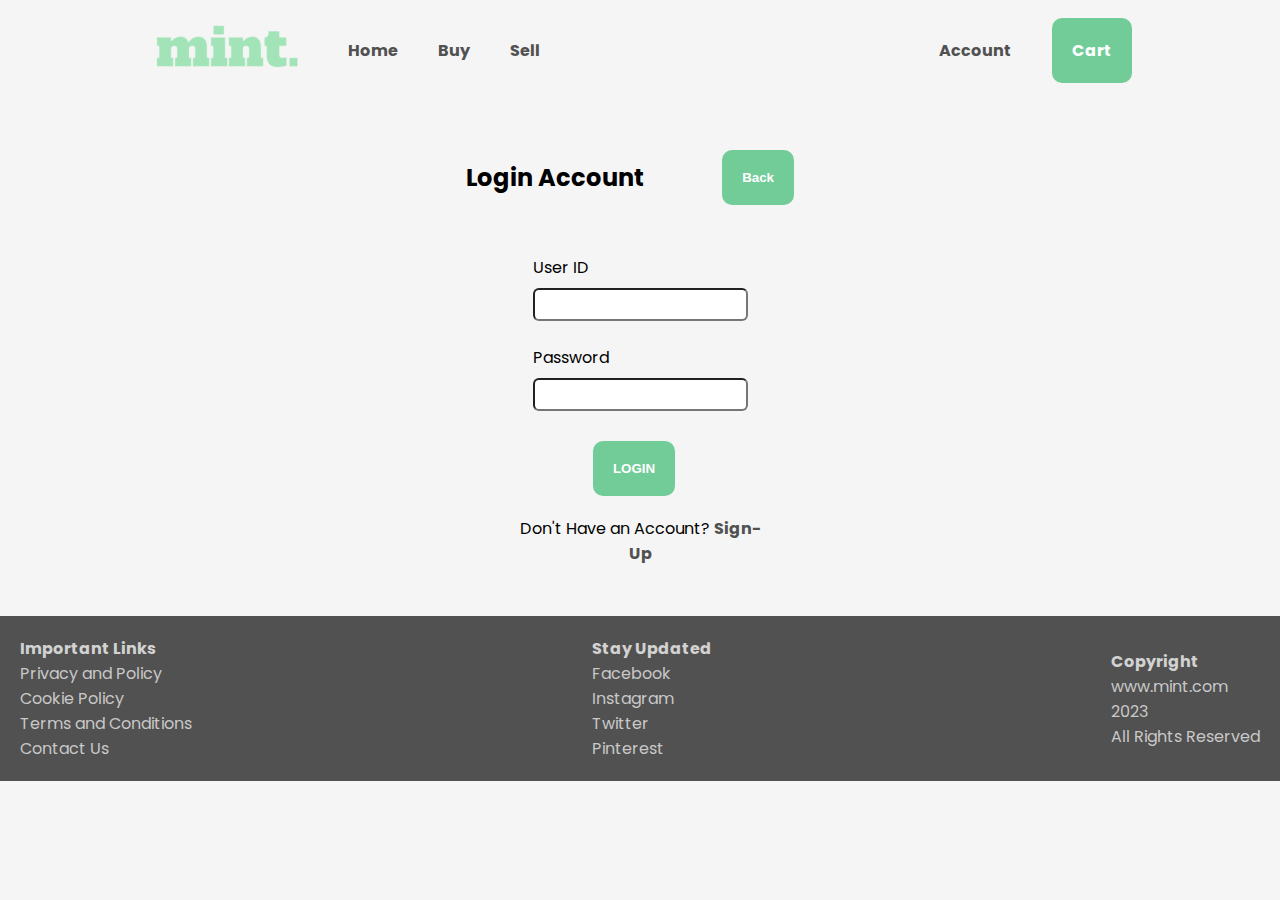
<file: html/login.html>
<html lang="en">
<head>
    <meta charset="UTF-8">
    <meta http-equiv="X-UA-Compatible" content="IE=edge">
    <meta name="viewport" content="width=device-width, initial-scale=1.0">
    <title>Login  </title>
    <link rel="stylesheet" href="/css/login.css">
</head>
<body>
    <header>
        <nav>
            <div class="logo">
                <img src="/media/mint logo (2).png" alt="">
            </div>

            <ul class="nav-list">
                <div class="nav-links">
                    <li><a href = "/html/index.html">Home</a></li>
                    <li><a href = "/html/buyPage.html">Buy</a></li>
                    <li><a href = "/html/sellPage.html">Sell</a></li>
                </div>

                <div class="nav-buttons">
                    <li><a href = "/html/login.html">Account</a></li>
                    <a href="/html/cart.html"><li class="primary-button">Cart</li></a>
                </div>
            </ul>
        </nav>
    </header>

    <section class="top-section">
        <div class="section-title">
            <h2>Login Account</h2>
        </div>
        <div class="back-button">
            <a href="/html/index.html"><button class="primary-button">Back</button></a>
        </div>
    </section>

    <div class="whitespace"></div>
    
    <div class="login-content">
        <div class="login-box">
            <div class="row row1">
                <div class="detail-box">
                    <div class="detail-name">User ID</div>
                    <input type="text" class="user-id">
                </div>
            </div>
            <div class="row row2">
                <div class="detail-box">
                    <div class="detail-name">Password</div>
                    <input type="password" class="password">
                </div>
            </div>
        </div>

        <div class="btn-buy">
            <a href="/html/index.html"><button class="primary-button">LOGIN</button></a>
        </div>

        <div class="footer-text">
            Don't Have an Account? <a class="signup-link" href="/html/signup.html">Sign-Up</a> 
        </div>
    </div>

    <div class="whitespace"></div>

    <footer>
        <div class="footer-content">
            <ul class="footer-columns">
                <li>
                    <ul class="individual-footer-column">
                        <li class="first-footer-item">Important Links</li>
                        <li>Privacy and Policy</li>
                        <li>Cookie Policy</li>
                        <li>Terms and Conditions</li>
                        <li>Contact Us</li>
                    </ul>
                </li>
                <li>
                    <ul class="individual-footer-column">
                        <li class="first-footer-item">Stay Updated</li>
                        <li>Facebook</li>
                        <li>Instagram</li>
                        <li>Twitter</li>
                        <li>Pinterest</li>
                    </ul>
                </li>
                <li>
                    <ul class="individual-footer-column">
                        <li class="first-footer-item">Copyright</li>
                        <li>www.mint.com</li>
                        <li>2023</li>
                        <li>All Rights Reserved</li>
                    </ul>
                </li>
            </ul>
        </div>
    </footer>
    
</body>
</html>
</file>
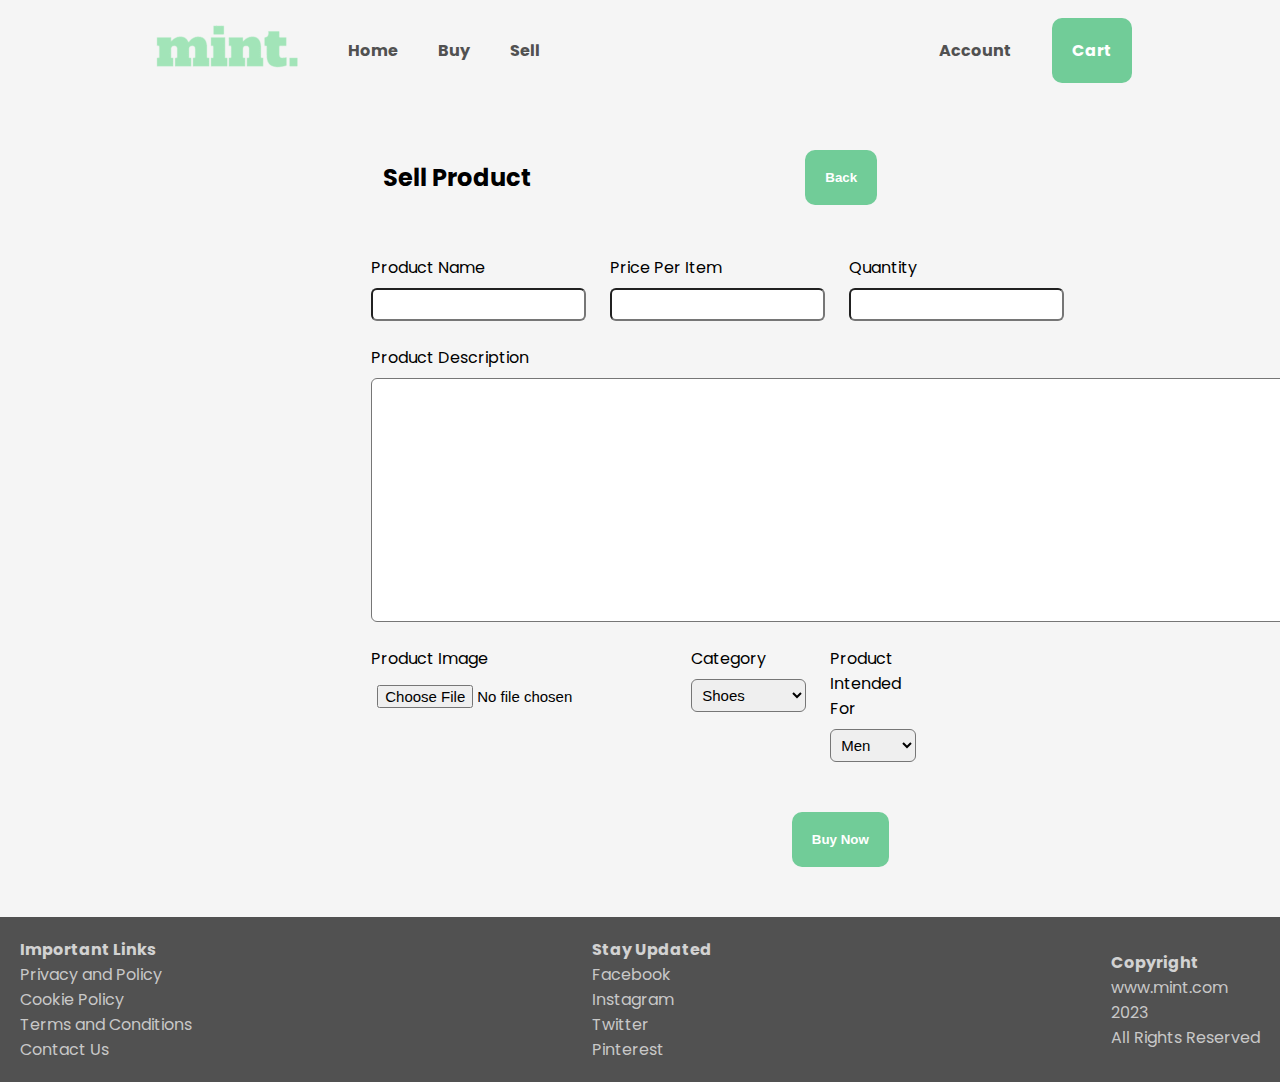
<file: html/sell_item.html>
<html lang="en">
<head>
    <meta charset="UTF-8">
    <meta http-equiv="X-UA-Compatible" content="IE=edge">
    <meta name="viewport" content="width=device-width, initial-scale=1.0">
    <title>Sell Item</title>
    <link rel="stylesheet" href="/css/sell_item.css">
</head>
<body>
    <header>
        <nav>
            <div class="logo">
                <img src="/media/mint logo (2).png" alt="">
            </div>

            <ul class="nav-list">
                <div class="nav-links">
                    <li><a href = "/html/index.html">Home</a></li>
                    <li><a href = "/html/buyPage.html">Buy</a></li>
                    <li><a href = "/html/sellPage.html">Sell</a></li>
                </div>

                <div class="nav-buttons">
                    <li><a href = "/html/login.html">Account</a></li>
                    <a href="/html/cart.html"><li class="primary-button">Cart</li></a>
                </div>
            </ul>
        </nav>
    </header>

    <section class="top-section">
        <div class="section-title">
            <h2>Sell Product</h2>
        </div>
        <div class="back-button">
            <a href="/html/sellPage.html"><button class="primary-button">Back</button></a>
        </div>
    </section>

    <div class="whitespace"></div>
    
    <div class="sell-content">
        <div class="sell-box">
            <div class="row row1">
                <div class="detail-box">
                    <div class="detail-name">Product Name</div>
                    <input type="text" class="product-name">
                </div>
                <div class="detail-box">
                    <div class="detail-name">Price Per Item</div>
                    <input type="number" class="product-price">
                </div>
                <div class="detail-box">
                    <div class="detail-name">Quantity</div>
                    <input type="number" class="product-quantity">
                </div>
            </div>
            <div class="row row2">
                <div class="detail-box">
                    <div class="detail-name">Product Description</div>
                    <textarea name="description" id="desc" cols="85" rows="10"></textarea>
                </div>
            </div>
            <div class="row row3">
                <div class="detail-box">
                    <div class="detail-name">Product Image</div>
                    <input type="file" onchange="readURL(this)" accept="Image/*">
                </div>
                <div class="detail-box">
                    <div class="detail-name">Category</div>
                    <select name="category-select" id="category">
                        <option value="Shoes">Shoes</option>
                        <option value="Tops">Tops</option>
                        <option value="Bottoms">Bottoms</option>
                        <option value="Accessories">Accessories</option>
                    </select>
                </div>
                <div class="detail-box">
                    <div class="detail-name">Product Intended For</div>
                    <select name="gender-select" id="gender">
                        <option value="Men">Men</option>
                        <option value="Women">Women</option>
                        <option value="Unisex">Unisex</option>
                    </select>
                </div>
            </div>
        </div>

        <div class="whitespace"></div>

        <div class="btn-buy">
            <a href="/html/index.html"><button class="primary-button">Buy Now</button></a>
        </div>
    </div>

    <div class="whitespace"></div>

    <footer>
        <div class="footer-content">
            <ul class="footer-columns">
                <li>
                    <ul class="individual-footer-column">
                        <li class="first-footer-item">Important Links</li>
                        <li>Privacy and Policy</li>
                        <li>Cookie Policy</li>
                        <li>Terms and Conditions</li>
                        <li>Contact Us</li>
                    </ul>
                </li>
                <li>
                    <ul class="individual-footer-column">
                        <li class="first-footer-item">Stay Updated</li>
                        <li>Facebook</li>
                        <li>Instagram</li>
                        <li>Twitter</li>
                        <li>Pinterest</li>
                    </ul>
                </li>
                <li>
                    <ul class="individual-footer-column">
                        <li class="first-footer-item">Copyright</li>
                        <li>www.mint.com</li>
                        <li>2023</li>
                        <li>All Rights Reserved</li>
                    </ul>
                </li>
            </ul>
        </div>
    </footer>
    
</body>
</html>
</file>
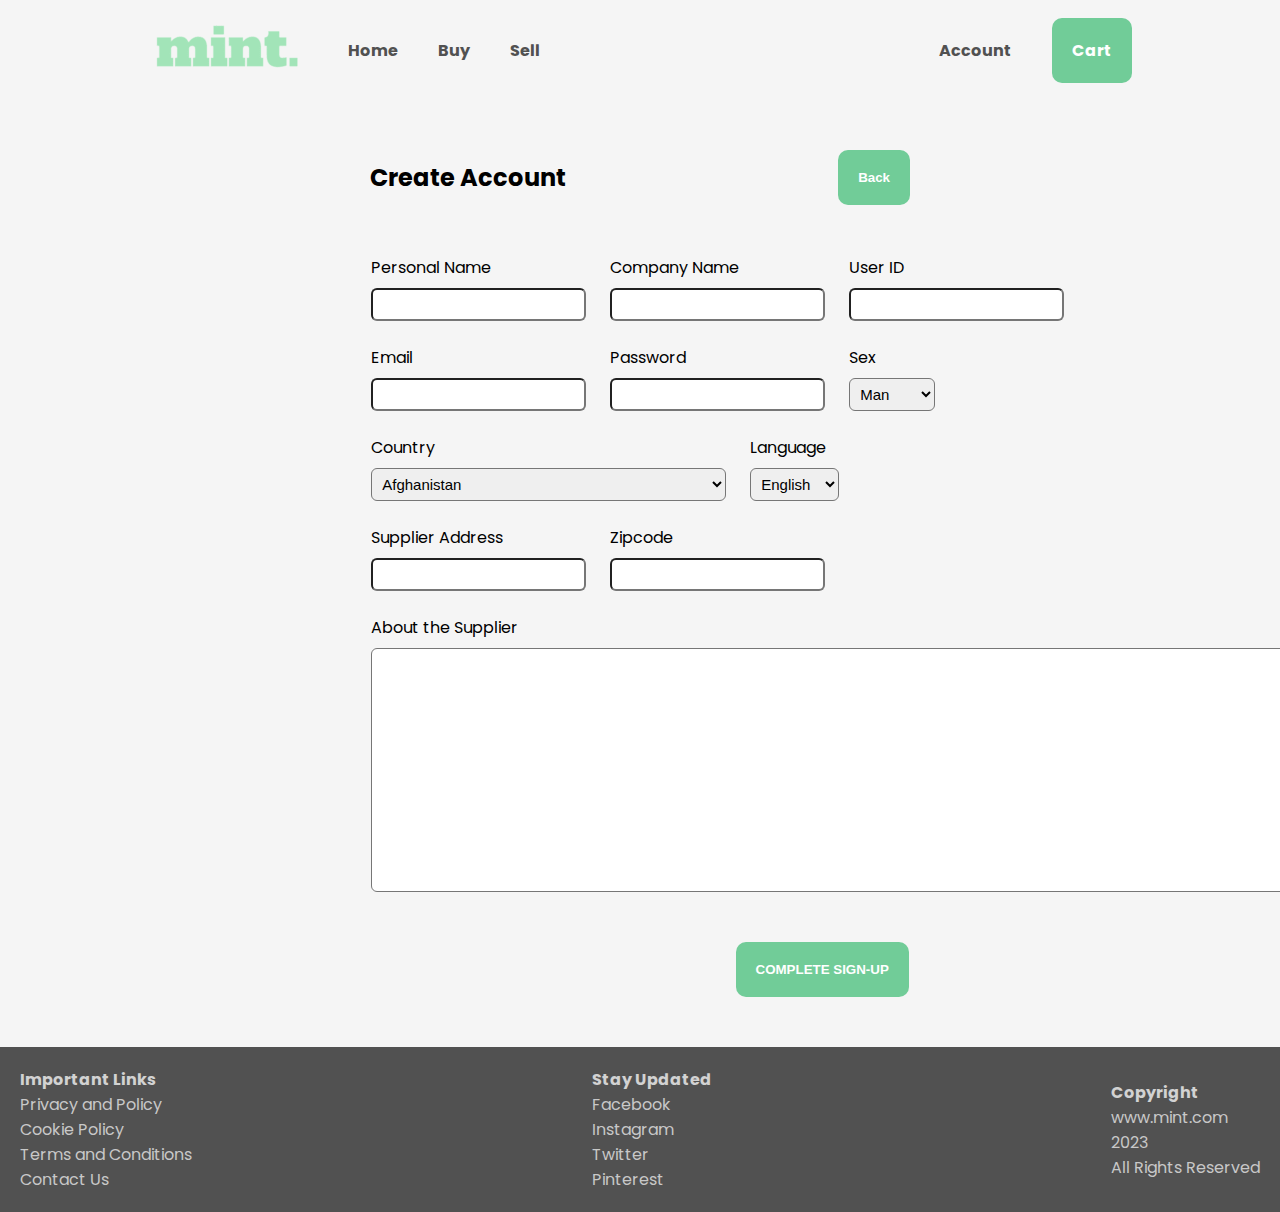
<file: html/seller_account.html>
<html lang="en">
<head>
    <meta charset="UTF-8">
    <meta http-equiv="X-UA-Compatible" content="IE=edge">
    <meta name="viewport" content="width=device-width, initial-scale=1.0">
    <title>Login  </title>
    <link rel="stylesheet" href="/css/account.css">
</head>
<body>
    <header>
        <nav>
            <div class="logo">
                <img src="/media/mint logo (2).png" alt="">
            </div>

            <ul class="nav-list">
                <div class="nav-links">
                    <li><a href = "/html/index.html">Home</a></li>
                    <li><a href = "/html/buyPage.html">Buy</a></li>
                    <li><a href = "/html/sellPage.html">Sell</a></li>
                </div>

                <div class="nav-buttons">
                    <li><a href = "/html/login.html">Account</a></li>
                    <a href="/html/cart.html"><li class="primary-button">Cart</li></a>
                </div>
            </ul>
        </nav>
    </header>

    <section class="top-section">
        <div class="section-title">
            <h2>Create Account</h2>
        </div>
        <div class="back-button">
            <a href="/html/signup.html"><button class="primary-button">Back</button></a>
        </div>
    </section>

    <div class="whitespace"></div>
    
    <div class="signup-content">
        <div class="signup-box">
            <div class="row row1">
                <div class="detail-box">
                    <div class="detail-name">Personal Name</div>
                    <input type="text" class="personal-name">
                </div>
                <div class="detail-box">
                    <div class="detail-name">Company Name</div>
                    <input type="text" class="company-name">
                </div>
                <div class="detail-box">
                    <div class="detail-name">User ID</div>
                    <input type="text" class="user-id">
                </div>
            </div>
            <div class="row row2">
                <div class="detail-box">
                    <div class="detail-name">Email</div>
                    <input type="text" class="email">
                </div>
                <div class="detail-box">
                    <div class="detail-name">Password</div>
                    <input type="password">
                </div>
                <div class="detail-box">
                    <div class="detail-name">Sex</div>
                    <select name="sex-select" id="sex">
                        <option value="Man">Man</option>
                        <option value="Woman">Woman</option>
                    </select>
                </div>
            </div>
            <div class="row row3">
                <div class="detail-box">
                    <div class="detail-name">Country</div>
                    <select name="country" id="select-country">
                        <option value="Afghanistan">Afghanistan</option>
                        <option value="Åland Islands">Åland Islands</option>
                        <option value="Albania">Albania</option>
                        <option value="Algeria">Algeria</option>
                        <option value="American Samoa">American Samoa</option>
                        <option value="Andorra">Andorra</option>
                        <option value="Angola">Angola</option>
                        <option value="Anguilla">Anguilla</option>
                        <option value="Antarctica">Antarctica</option>
                        <option value="Antigua and Barbuda">Antigua and Barbuda</option>
                        <option value="Argentina">Argentina</option>
                        <option value="Armenia">Armenia</option>
                        <option value="Aruba">Aruba</option>
                        <option value="Australia">Australia</option>
                        <option value="Austria">Austria</option>
                        <option value="Azerbaijan">Azerbaijan</option>
                        <option value="Bahamas">Bahamas</option>
                        <option value="Bahrain">Bahrain</option>
                        <option value="Bangladesh">Bangladesh</option>
                        <option value="Barbados">Barbados</option>
                        <option value="Belarus">Belarus</option>
                        <option value="Belgium">Belgium</option>
                        <option value="Belize">Belize</option>
                        <option value="Benin">Benin</option>
                        <option value="Bermuda">Bermuda</option>
                        <option value="Bhutan">Bhutan</option>
                        <option value="Bolivia">Bolivia</option>
                        <option value="Bosnia and Herzegovina">Bosnia and Herzegovina</option>
                        <option value="Botswana">Botswana</option>
                        <option value="Bouvet Island">Bouvet Island</option>
                        <option value="Brazil">Brazil</option>
                        <option value="British Indian Ocean Territory">British Indian Ocean Territory</option>
                        <option value="Brunei Darussalam">Brunei Darussalam</option>
                        <option value="Bulgaria">Bulgaria</option>
                        <option value="Burkina Faso">Burkina Faso</option>
                        <option value="Burundi">Burundi</option>
                        <option value="Cambodia">Cambodia</option>
                        <option value="Cameroon">Cameroon</option>
                        <option value="Canada">Canada</option>
                        <option value="Cape Verde">Cape Verde</option>
                        <option value="Cayman Islands">Cayman Islands</option>
                        <option value="Central African Republic">Central African Republic</option>
                        <option value="Chad">Chad</option>
                        <option value="Chile">Chile</option>
                        <option value="China">China</option>
                        <option value="Christmas Island">Christmas Island</option>
                        <option value="Colombia">Colombia</option>
                        <option value="Comoros">Comoros</option>
                        <option value="Congo">Congo</option>
                        <option value="The Democratic Republic of Congo">The Democratic Republic of Congo</option>
                        <option value="Cook Islands">Cook Islands</option>
                        <option value="Costa Rica">Costa Rica</option>
                        <option value="Cote D'ivoire">Cote D'ivoire</option>
                        <option value="Croatia">Croatia</option>
                        <option value="Cuba">Cuba</option>
                        <option value="Cyprus">Cyprus</option>
                        <option value="Czech Republic">Czech Republic</option>
                        <option value="Denmark">Denmark</option>
                        <option value="Djibouti">Djibouti</option>
                        <option value="Dominica">Dominica</option>
                        <option value="Dominican Republic">Dominican Republic</option>
                        <option value="Ecuador">Ecuador</option>
                        <option value="Egypt">Egypt</option>
                        <option value="El Salvador">El Salvador</option>
                        <option value="Equatorial Guinea">Equatorial Guinea</option>
                        <option value="Eritrea">Eritrea</option>
                        <option value="Estonia">Estonia</option>
                        <option value="Ethiopia">Ethiopia</option>
                        <option value="Falkland Islands (Malvinas)">Falkland Islands (Malvinas)</option>
                        <option value="Faroe Islands">Faroe Islands</option>
                        <option value="Fiji">Fiji</option>
                        <option value="Finland">Finland</option>
                        <option value="France">France</option>
                        <option value="French Guiana">French Guiana</option>
                        <option value="French Polynesia">French Polynesia</option>
                        <option value="French Southern Territories">French Southern Territories</option>
                        <option value="Gabon">Gabon</option>
                        <option value="Gambia">Gambia</option>
                        <option value="Georgia">Georgia</option>
                        <option value="Germany">Germany</option>
                        <option value="Ghana">Ghana</option>
                        <option value="Gibraltar">Gibraltar</option>
                        <option value="Greece">Greece</option>
                        <option value="Greenland">Greenland</option>
                        <option value="Grenada">Grenada</option>
                        <option value="Guadeloupe">Guadeloupe</option>
                        <option value="Guam">Guam</option>
                        <option value="Guatemala">Guatemala</option>
                        <option value="Guernsey">Guernsey</option>
                        <option value="Guinea">Guinea</option>
                        <option value="Guinea-bissau">Guinea-bissau</option>
                        <option value="Guyana">Guyana</option>
                        <option value="Haiti">Haiti</option>
                        <option value="Heard Island and Mcdonald Islands">Heard Island and Mcdonald Islands</option>
                        <option value="Holy See (Vatican City State)">Holy See (Vatican City State)</option>
                        <option value="Honduras">Honduras</option>
                        <option value="Hong Kong">Hong Kong</option>
                        <option value="Hungary">Hungary</option>
                        <option value="Iceland">Iceland</option>
                        <option value="India">India</option>
                        <option value="Indonesia">Indonesia</option>
                        <option value="Iran">Iran</option>
                        <option value="Iraq">Iraq</option>
                        <option value="Ireland">Ireland</option>
                        <option value="Isle of Man">Isle of Man</option>
                        <option value="Israel">Israel</option>
                        <option value="Italy">Italy</option>
                        <option value="Jamaica">Jamaica</option>
                        <option value="Japan">Japan</option>
                        <option value="Jersey">Jersey</option>
                        <option value="Jordan">Jordan</option>
                        <option value="Kazakhstan">Kazakhstan</option>
                        <option value="Kenya">Kenya</option>
                        <option value="Kiribati">Kiribati</option>
                        <option value="North Korea">North Korea</option>
                        <option value="South Korea">South Korea</option>
                        <option value="Kuwait">Kuwait</option>
                        <option value="Kyrgyzstan">Kyrgyzstan</option>
                        <option value="Laos People's Democratic Republic">Laos People's Democratic Republic</option>
                        <option value="Latvia">Latvia</option>
                        <option value="Lebanon">Lebanon</option>
                        <option value="Lesotho">Lesotho</option>
                        <option value="Liberia">Liberia</option>
                        <option value="Libya">Libya</option>
                        <option value="Liechtenstein">Liechtenstein</option>
                        <option value="Lithuania">Lithuania</option>
                        <option value="Luxembourg">Luxembourg</option>
                        <option value="Macao">Macao</option>
                        <option value="Macedonia">Macedonia</option>
                        <option value="Madagascar">Madagascar</option>
                        <option value="Malawi">Malawi</option>
                        <option value="Malaysia">Malaysia</option>
                        <option value="Maldives">Maldives</option>
                        <option value="Mali">Mali</option>
                        <option value="Malta">Malta</option>
                        <option value="Marshall Islands">Marshall Islands</option>
                        <option value="Martinique">Martinique</option>
                        <option value="Mauritania">Mauritania</option>
                        <option value="Mauritius">Mauritius</option>
                        <option value="Mayotte">Mayotte</option>
                        <option value="Mexico">Mexico</option>
                        <option value="Micronesia">Micronesia</option>
                        <option value="Moldova">Moldova</option>
                        <option value="Monaco">Monaco</option>
                        <option value="Mongolia">Mongolia</option>
                        <option value="Montenegro">Montenegro</option>
                        <option value="Montserrat">Montserrat</option>
                        <option value="Morocco">Morocco</option>
                        <option value="Mozambique">Mozambique</option>
                        <option value="Myanmar">Myanmar</option>
                        <option value="Namibia">Namibia</option>
                        <option value="Nauru">Nauru</option>
                        <option value="Nepal">Nepal</option>
                        <option value="Netherlands">Netherlands</option>
                        <option value="Netherlands Antilles">Netherlands Antilles</option>
                        <option value="New Caledonia">New Caledonia</option>
                        <option value="New Zealand">New Zealand</option>
                        <option value="Nicaragua">Nicaragua</option>
                        <option value="Niger">Niger</option>
                        <option value="Nigeria">Nigeria</option>
                        <option value="Niue">Niue</option>
                        <option value="Norfolk Island">Norfolk Island</option>
                        <option value="Northern Mariana Islands">Northern Mariana Islands</option>
                        <option value="Norway">Norway</option>
                        <option value="Oman">Oman</option>
                        <option value="Pakistan">Pakistan</option>
                        <option value="Palau">Palau</option>
                        <option value="Palestine">Palestine</option>
                        <option value="Panama">Panama</option>
                        <option value="Papua New Guinea">Papua New Guinea</option>
                        <option value="Paraguay">Paraguay</option>
                        <option value="Peru">Peru</option>
                        <option value="Philippines">Philippines</option>
                        <option value="Pitcairn">Pitcairn</option>
                        <option value="Poland">Poland</option>
                        <option value="Portugal">Portugal</option>
                        <option value="Puerto Rico">Puerto Rico</option>
                        <option value="Qatar">Qatar</option>
                        <option value="Reunion">Reunion</option>
                        <option value="Romania">Romania</option>
                        <option value="Russian Federation">Russian Federation</option>
                        <option value="Rwanda">Rwanda</option>
                        <option value="Saint Helena">Saint Helena</option>
                        <option value="Saint Kitts and Nevis">Saint Kitts and Nevis</option>
                        <option value="Saint Lucia">Saint Lucia</option>
                        <option value="Saint Pierre and Miquelon">Saint Pierre and Miquelon</option>
                        <option value="Saint Vincent and The Grenadines">Saint Vincent and The Grenadines</option>
                        <option value="Samoa">Samoa</option>
                        <option value="San Marino">San Marino</option>
                        <option value="Sao Tome and Principe">Sao Tome and Principe</option>
                        <option value="Saudi Arabia">Saudi Arabia</option>
                        <option value="Senegal">Senegal</option>
                        <option value="Serbia">Serbia</option>
                        <option value="Seychelles">Seychelles</option>
                        <option value="Sierra Leone">Sierra Leone</option>
                        <option value="Singapore">Singapore</option>
                        <option value="Slovakia">Slovakia</option>
                        <option value="Slovenia">Slovenia</option>
                        <option value="Solomon Islands">Solomon Islands</option>
                        <option value="Somalia">Somalia</option>
                        <option value="South Africa">South Africa</option>
                        <option value="South Georgia and The South Sandwich Islands">South Georgia and The South Sandwich Islands</option>
                        <option value="Spain">Spain</option>
                        <option value="Sri Lanka">Sri Lanka</option>
                        <option value="Sudan">Sudan</option>
                        <option value="Suriname">Suriname</option>
                        <option value="Svalbard and Jan Mayen">Svalbard and Jan Mayen</option>
                        <option value="Swaziland">Swaziland</option>
                        <option value="Sweden">Sweden</option>
                        <option value="Switzerland">Switzerland</option>
                        <option value="Syria">Syria</option>
                        <option value="Taiwan">Taiwan</option>
                        <option value="Tajikistan">Tajikistan</option>
                        <option value="Tanzania">Tanzania</option>
                        <option value="Thailand">Thailand</option>
                        <option value="Timor-leste">Timor-leste</option>
                        <option value="Togo">Togo</option>
                        <option value="Tokelau">Tokelau</option>
                        <option value="Tonga">Tonga</option>
                        <option value="Trinidad and Tobago">Trinidad and Tobago</option>
                        <option value="Tunisia">Tunisia</option>
                        <option value="Turkey">Turkey</option>
                        <option value="Turkmenistan">Turkmenistan</option>
                        <option value="Turks and Caicos Islands">Turks and Caicos Islands</option>
                        <option value="Tuvalu">Tuvalu</option>
                        <option value="Uganda">Uganda</option>
                        <option value="Ukraine">Ukraine</option>
                        <option value="United Arab Emirates">United Arab Emirates</option>
                        <option value="United Kingdom">United Kingdom</option>
                        <option value="United States">United States</option>
                        <option value="United States Minor Outlying Islands">United States Minor Outlying Islands</option>
                        <option value="Uruguay">Uruguay</option>
                        <option value="Uzbekistan">Uzbekistan</option>
                        <option value="Vanuatu">Vanuatu</option>
                        <option value="Venezuela">Venezuela</option>
                        <option value="Viet Nam">Viet Nam</option>
                        <option value="Virgin Islands, British">Virgin Islands, British</option>
                        <option value="Virgin Islands, U.S.">Virgin Islands, U.S.</option>
                        <option value="Wallis and Futuna">Wallis and Futuna</option>
                        <option value="Western Sahara">Western Sahara</option>
                        <option value="Yemen">Yemen</option>
                        <option value="Zambia">Zambia</option>
                        <option value="Zimbabwe">Zimbabwe</option>
                    </select>
                </div>
                <div class="detail-box">
                    <div class="detail-name">Language</div>
                    <select name="language-select" id="language">
                        <option value="English">English</option>
                        <option value="Dutch">Dutch</option>
                        <option value="German">German</option>
                        <option value="French">French</option>
                        <option value="Spanish">Spanish</option>
                        <option value="Italian">Italian</option>
                        <option value="Russian">Russian</option>
                    </select>
                </div>
            </div>
            <div class="row row3">
                <div class="detail-box">
                    <div class="detail-name">Supplier Address</div>
                    <input type="text" class="email">
                </div>
                <div class="detail-box">
                    <div class="detail-name">Zipcode</div>
                    <input type="text" class="zipcode">
                </div>
            </div>
            <div class="row row4">
                <div class="detail-box">
                    <div class="detail-name">About the Supplier</div>
                    <textarea name="description" id="desc" cols="85" rows="10"></textarea>
                </div>
            </div>
        </div>

        <div class="whitespace"></div>

        <div class="btn-buy">
            <a href="/html/index.html"><button class="primary-button">COMPLETE SIGN-UP</button></a>
        </div>
    </div>

    <div class="whitespace"></div>

    <footer>
        <div class="footer-content">
            <ul class="footer-columns">
                <li>
                    <ul class="individual-footer-column">
                        <li class="first-footer-item">Important Links</li>
                        <li>Privacy and Policy</li>
                        <li>Cookie Policy</li>
                        <li>Terms and Conditions</li>
                        <li>Contact Us</li>
                    </ul>
                </li>
                <li>
                    <ul class="individual-footer-column">
                        <li class="first-footer-item">Stay Updated</li>
                        <li>Facebook</li>
                        <li>Instagram</li>
                        <li>Twitter</li>
                        <li>Pinterest</li>
                    </ul>
                </li>
                <li>
                    <ul class="individual-footer-column">
                        <li class="first-footer-item">Copyright</li>
                        <li>www.mint.com</li>
                        <li>2023</li>
                        <li>All Rights Reserved</li>
                    </ul>
                </li>
            </ul>
        </div>
    </footer>
    
</body>
</html>
</file>
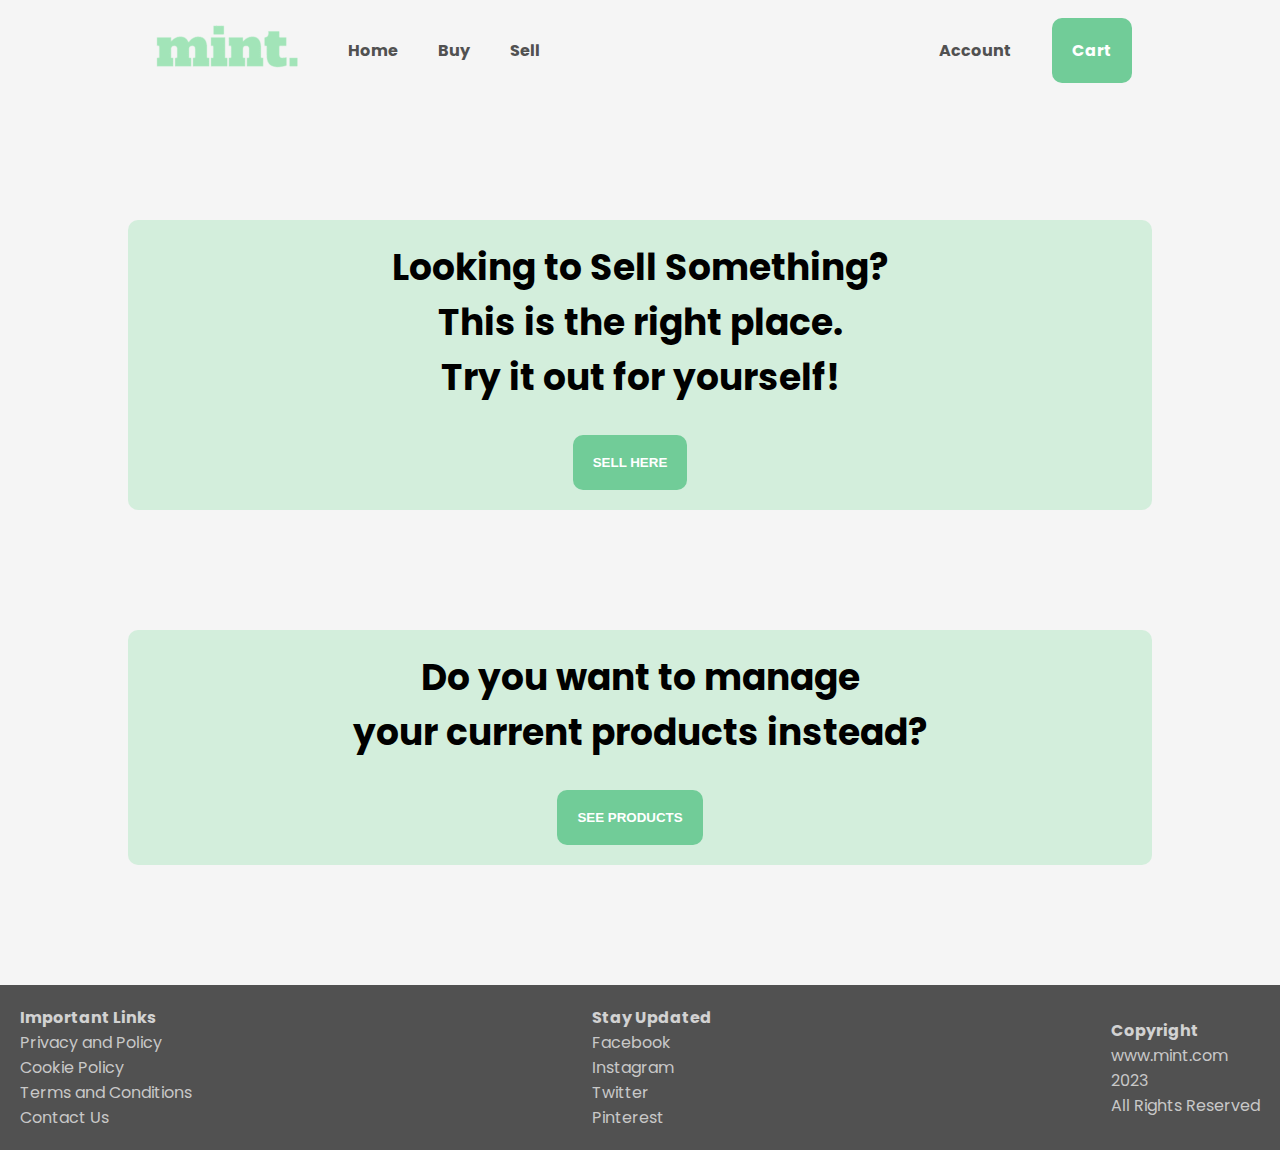
<file: html/sellPage.html>
<html lang="en">
<head>
    <meta charset="UTF-8">
    <meta http-equiv="X-UA-Compatible" content="IE=edge">
    <meta name="viewport" content="width=device-width, initial-scale=1.0">
    <title>Sell</title>
    <link rel="stylesheet" href="/css/sell_page.css">
    <link href='https://unpkg.com/boxicons@2.1.4/css/boxicons.min.css' rel='stylesheet'>
</head>
<body>
    <header>
        <nav>
            <div class="logo">
                <img src="/media/mint logo (2).png" alt="">
            </div>

            <ul class="nav-list">
                <div class="nav-links">
                    <li><a href = "/html/index.html">Home</a></li>
                    <li><a href = "/html/buyPage.html">Buy</a></li>
                    <li><a href = "/html/sellPage.html">Sell</a></li>
                </div>

                <div class="nav-buttons">
                    <li><a href = "/html/login.html">Account</a></li>
                    <a href="/html/cart.html"><li class="primary-button">Cart</li></a>
                </div>
            </ul>
        </nav>
    </header>

    <section class ="banner banner1">
        <div class="intro-text center-aligned">
            <h2>Looking to Sell Something? <br> This is the right place. <br> Try it out for yourself!</h2>
            <a href="/html/sell_item.html"><button class="primary-button">SELL HERE</button></a>
        </div>
    </section>

    <section class="banner second-banner">
        <div class="title center-aligned">
            <h2>Do you want to manage <br> your current products instead?</h2>
            <a href=""><button class="find-out-more primary-button">SEE PRODUCTS</button></a>
        </div>
    </section>

    <footer>
        <div class="footer-content">
            <ul class="footer-columns">
                <li>
                    <ul class="individual-footer-column">
                        <li class="first-footer-item">Important Links</li>
                        <li>Privacy and Policy</li>
                        <li>Cookie Policy</li>
                        <li>Terms and Conditions</li>
                        <li>Contact Us</li>
                    </ul>
                </li>
                <li>
                    <ul class="individual-footer-column">
                        <li class="first-footer-item">Stay Updated</li>
                        <li>Facebook</li>
                        <li>Instagram</li>
                        <li>Twitter</li>
                        <li>Pinterest</li>
                    </ul>
                </li>
                <li>
                    <ul class="individual-footer-column">
                        <li class="first-footer-item">Copyright</li>
                        <li>www.mint.com</li>
                        <li>2023</li>
                        <li>All Rights Reserved</li>
                    </ul>
                </li>
            </ul>
        </div>
    </footer>
</body>
</html>
</file>
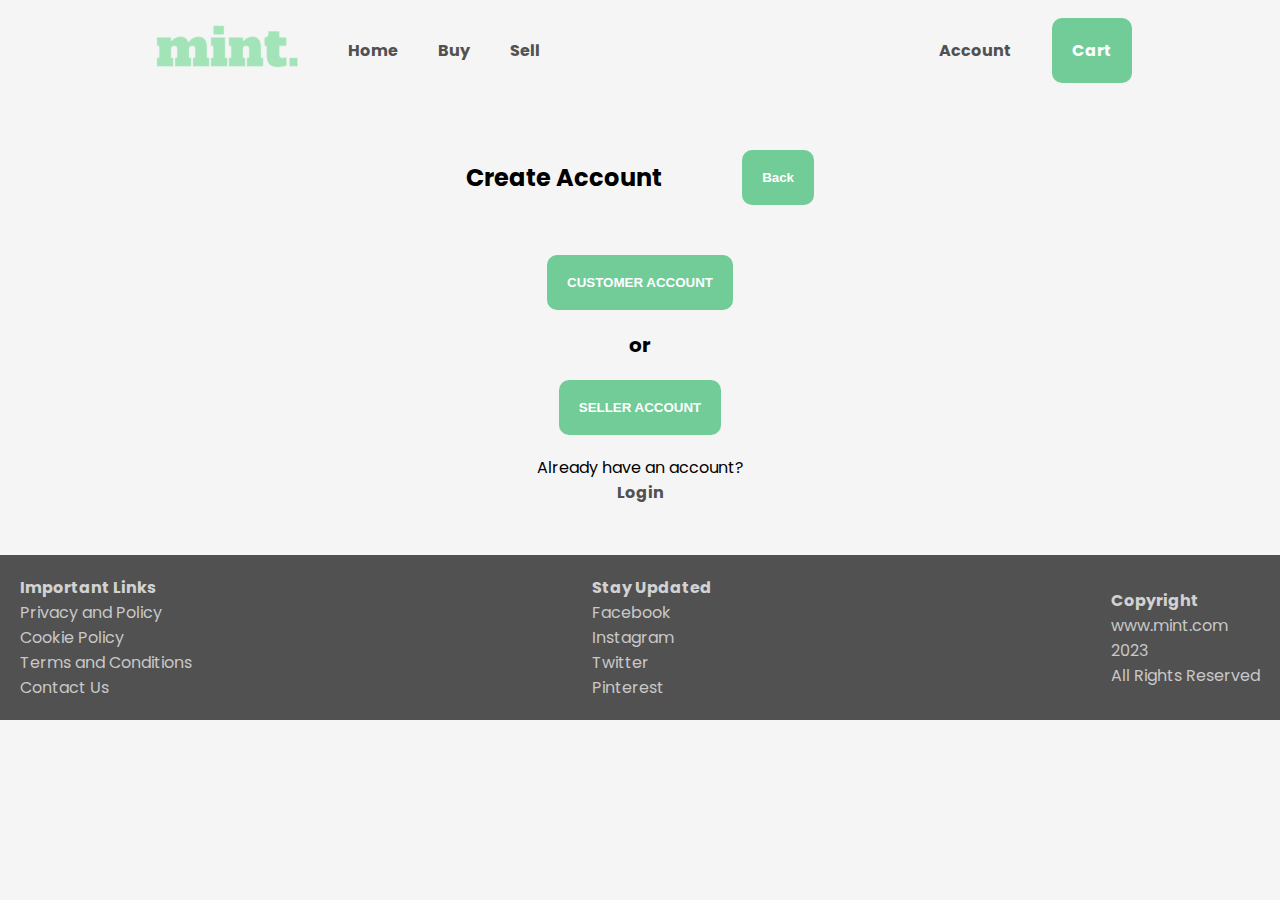
<file: html/signup.html>
<html lang="en">
<head>
    <meta charset="UTF-8">
    <meta http-equiv="X-UA-Compatible" content="IE=edge">
    <meta name="viewport" content="width=device-width, initial-scale=1.0">
    <title>Sign-Up</title>
    <link rel="stylesheet" href="/css/signup.css">
</head>
<body>
    <header>
        <nav>
            <div class="logo">
                <img src="/media/mint logo (2).png" alt="">
            </div>

            <ul class="nav-list">
                <div class="nav-links">
                    <li><a href = "/html/index.html">Home</a></li>
                    <li><a href = "/html/buyPage.html">Buy</a></li>
                    <li><a href = "/html/sellPage.html">Sell</a></li>
                </div>

                <div class="nav-buttons">
                    <li><a href = "/html/login.html">Account</a></li>
                    <a href="/html/cart.html"><li class="primary-button">Cart</li></a>
                </div>
            </ul>
        </nav>
    </header>

    <section class="top-section">
        <div class="section-title">
            <h2>Create Account</h2>
        </div>
        <div class="back-button">
            <a href="/html/index.html"><button class="primary-button">Back</button></a>
        </div>
    </section>
    
    <div class="whitespace"></div>

    <div class="create-content">
        <div class="btn-buy">
            <a href="/html/customer_account.html"><button class="primary-button">CUSTOMER ACCOUNT</button></a>
            <h2 id="between-buttons-text">or</h2>
            <a href="/html/seller_account.html"><button class="primary-button">SELLER ACCOUNT</button></a>
        </div>

        <div class="footer-text">
            Already have an account? <a class="signup-link" href="/html/login.html">Login</a> 
        </div>
    </div>

    <div class="whitespace"></div>

    <footer>
        <div class="footer-content">
            <ul class="footer-columns">
                <li>
                    <ul class="individual-footer-column">
                        <li class="first-footer-item">Important Links</li>
                        <li>Privacy and Policy</li>
                        <li>Cookie Policy</li>
                        <li>Terms and Conditions</li>
                        <li>Contact Us</li>
                    </ul>
                </li>
                <li>
                    <ul class="individual-footer-column">
                        <li class="first-footer-item">Stay Updated</li>
                        <li>Facebook</li>
                        <li>Instagram</li>
                        <li>Twitter</li>
                        <li>Pinterest</li>
                    </ul>
                </li>
                <li>
                    <ul class="individual-footer-column">
                        <li class="first-footer-item">Copyright</li>
                        <li>www.mint.com</li>
                        <li>2023</li>
                        <li>All Rights Reserved</li>
                    </ul>
                </li>
            </ul>
        </div>
    </footer>
    
</body>
</html>
</file>
<file: css/style.css>
@import url('https://fonts.googleapis.com/css2?family=Poppins&display=swap');

* {
    margin: 0;
    padding: 0;
    box-sizing: border-box;
}

body {
    font-family: 'Poppins', sans-serif;
    background-color: whitesmoke;
}

header {
    width: 80%;
    margin: auto;
}


/* -------------- NAV ------------------ */
nav {
    display: flex;
    align-items: center;
}

nav a {
    text-decoration: none;
    color:#515151;
}

nav a:hover {
    color:#71cc98;
}

.nav-list {
    display: flex;
    width: 100%;
    justify-content: space-between;
    list-style: none;
}

.nav-list li {
    margin: auto 20px;
    font-weight: bold;
    color:#7B787C;
}

.nav-links {
    display: flex;
}

.nav-buttons {
    display: flex;
}
/* -------------- END NAV ------------------ */




/* -------------- HEADER ------------------ */
.header-content {
    display: flex;
    min-height: 50vh;
    margin: 60px auto;
    align-items: center;
    justify-content: center;
}

.intro-text {
    flex-basis: 60%;
    padding: 50px;
}

.intro-text h1 {
    font-size: 60px;
}

.intro-text p {
    color: #7B787C;
}

.hero-img {
    flex-basis: 40%;
}

.hero-img img {
    border-radius: 50px;
}

.primary-button {
    margin-top: 30px;
    padding: 20 20;
    background-color: #71cc98;
    border: none;
    border-radius: 10px;
    font-weight: bold;
    color:white !important;
    margin-right: 20px;
    transition: 0.2s ease-out;
}

.primary-button:hover {
    transform: scale(1.1);
    cursor: pointer;
}
/* -------------- END HEADER ------------------ */




/* -------------- PAGE CONTENT ------------------ */
.banner {
    width: 80%;
    margin: 120px auto;
    padding: 20px 20px;
    background-color: #d3eedc;
    border-radius: 10px;
}

.banner h2 {
    text-align: center;
    font-size: 4vmin;
}

.banner p {
    text-align: center;
    color: #7B787C;
}

.big-section {
    width:80%;
    margin: auto;
    padding: 20px 20px;
    justify-content: right;
}

.banner1 {
    margin: 90px auto !important;
    margin-bottom: 20px !important;
}

.homepage-products {
    display: flex;
    width: 100%;
    justify-content: space-between;
    flex-direction: row;
    list-style: none;
}

.product {
    display:flex;
    flex-direction: column;
    align-items: center;
    justify-content: space-around;
    transition: 0.3s ease-out;
    border: 1px solid transparent;
}

.product:hover {
    transform: scale(1.05);
    border: 1px solid #515151;
    overflow: hidden;
}

.product img{
    width: 350px;
}

.product li p {
    text-align: center;
}

.big-section button {
    float: right;
}

.center-aligned {
    display: flex;
    align-items: center;
    justify-content: center;
    flex-direction: column;
}

.second-banner {
    margin-bottom: 50px !important;
}

.find-out-more {
    flex-basis: auto;
}
/* -------------- END PAGE CONTENT ------------------ */




/* -------------- FOOTER ------------------ */
footer {
    background-color: #515151;
    color: rgb(200, 200, 200);
    margin: auto;
    padding: 10px 10px 10px;
}

.footer-columns {
    display: flex;
    margin: auto;
    align-items: center;
    justify-content: space-between;
    margin: 10px 10px 10px 10px;
}

footer ul {
    list-style: none;
}

.first-footer-item {
    font-weight: bold !important;
    color:rgb(210, 210, 210)
}

/* -------------- END FOOTER ------------------ */
</file>
<file: css/buy_page.css>
@import url('https://fonts.googleapis.com/css2?family=Poppins&display=swap');

* {
    margin: 0;
    padding: 0;
    box-sizing: border-box;
}

body {
    font-family: 'Poppins', sans-serif;
    background-color: whitesmoke;
}

/* -------------- NAV ------------------ */
header {
    width: 80%;
    margin: auto;
}

nav {
    display: flex;
    align-items: center;
}

nav a {
    text-decoration: none;
    color:#515151;
}

nav a:hover {
    color:#71cc98;
}

.nav-list {
    display: flex;
    width: 100%;
    justify-content: space-between;
    list-style: none;
}

.nav-list li {
    margin: auto 20px;
    font-weight: bold;
    color:#7B787C;
}

.nav-links {
    display: flex;
}

.nav-buttons {
    display: flex;
}

.primary-button {
    margin-top: 30px;
    padding: 20 20;
    background-color: #71cc98;
    border: none;
    border-radius: 10px;
    font-weight: bold;
    color:white !important;
    margin-right: 20px;
    transition: 0.2s ease-out;
}

.primary-button:hover {
    transform: scale(1.1);
    cursor: pointer;
}

/* -------------- END NAV ------------------ */




.page-content {
    display:flex;
    width:auto;
    align-items: flex-start;
    justify-content: space-around;
    padding: 30px;
}




/* -------------- FILTER ------------------ */
.filter-section {
    width:30%;
    box-sizing: border-box;
    flex-basis:auto;
    padding:50px;
}

.main-heading {
    font-size: 20px;
    font-weight: bold;
    text-transform: uppercase;
}

.heading{
	font-size: 15px;
	font-weight: bold;
	text-transform: uppercase;
}

.row {
    display: flex;
    align-items: center;
    justify-content: space-between;
    text-align: center;
}

.price {
    font-size: 14px;
    color:#515151;
}

.btn{
	width: 100%;
	background: transparent;
	border: 1px solid #71cc98;
	border-radius: 2px;
	padding: 7px;
	color: #71cc98;
	font-size: 14px;
	font-weight: 300 !important;
	margin-top: 15px;
	margin-bottom: 20px;
    transition: 0.2s ease-out;
}

.btn:hover{
    transform: scale(1.1);
    cursor: pointer;
}

.whitespace {
    height: 50px;
}

.active {
    background-color: #71cc98;
    color: whitesmoke;
}

.rating-list {
    display:flex;
    flex-direction: column;
    width: auto;
}

.one-star {
    width: 15% !important;
}

.two-stars {
    width: 20% !important;
}

.three-stars {
    width: 25% !important;
}

.four-stars {
    width: 30% !important;
}

.five-stars {
    width: 35% !important;
}

.sex-button {
    padding-left: 15px;
    padding-right: 15px;
}

.input-box {
    position: relative;
    height: 55px;
    max-width: 350px;
    width: 80%;
    border-radius: 6px;
    
}

.input-box input {
    position: relative;
    height: 100%;
    width: 100%;
    padding: 0 15px 0 65px;
    outline: none;
    border: none;
    border-radius: 6px;
    font-size: 16px;
    font-weight: 400px;
    color: #515151;
    background-color: #fff;
}

.input-box .search{
    position: absolute;
    left: 0;
    top: 0;
    height: 100%;
    width: 60px;
    color: #71cc98;
    font-weight: bold;
    border-radius: 6px 0 0 6px;
    background-color: #fff;
    display: flex;
    align-items: center;
    justify-content: center;
}

.search .search-icon {
    font-size: 30px;
    color: #71cc98;
}

.filter-button {
    width: 100%;
}

.filter-button button{
    float: right;
}
/* -------------- END FILTER ------------------ */





/* -------------- SHOP CONTAINER ------------------ */
.shop-container {
    flex-basis: 70%;
    min-height: 60vh;
    margin: 60px auto;
    align-items: center;
    justify-content: space-around;
    box-sizing: border-box;
}

.section-title {
    text-align: center;
    margin-top: 1.5rem;
}

.shop-content {
    display: grid;
    grid-template-columns: repeat(auto-fit, minmax(220px, auto));
    gap: 2rem;
}

.product-box {
    position: relative;
    border: 1px solid transparent;
}

.product-box:hover {
    transform: scale(1.05);
    border: 1px solid;
    transition: .4s;
}

.product-img {
    width: 100%;
    height: auto;
    margin-bottom: 0.5rem;
}

.product-title {
    font-size: 1.1rem;
    font-weight: 600;
    text-transform: uppercase;
    margin-bottom: 1rem;
}

.price {
    font-weight: 500;
}

.add-cart {
    position: absolute;
    bottom: 0;
    right: 0;
    background-color: #515151;
    color: whitesmoke;
    padding: 10px;
    cursor: pointer;
}
/* -------------- END SHOP CONTAINER ------------------ */




/* -------------- FOOTER ------------------ */
footer {
    background-color: #515151;
    color: rgb(200, 200, 200);
    margin: auto;
    padding: 10px 10px 10px;
}

.footer-columns {
    display: flex;
    margin: auto;
    align-items: center;
    justify-content: space-between;
    margin: 10px 10px 10px 10px;
}

footer ul {
    list-style: none;
}

.first-footer-item {
    font-weight: bold !important;
    color:rgb(210, 210, 210)
}
/* -------------- END FOOTER ------------------ */
</file>
<file: css/style_cart.css>
@import url('https://fonts.googleapis.com/css2?family=Poppins&display=swap');

* {
    margin: 0;
    padding: 0;
    box-sizing: border-box;
}

body {
    font-family: 'Poppins', sans-serif;
    background-color: whitesmoke;
}




/* -------------- NAV ------------------ */
header {
    width: 80%;
    margin: auto;
}

nav {
    display: flex;
    align-items: center;
}

nav a {
    text-decoration: none;
    color:#515151;
}

nav a:hover {
    color:#71cc98;
}

.nav-list {
    display: flex;
    width: 100%;
    justify-content: space-between;
    list-style: none;
}

.nav-list li {
    margin: auto 20px;
    font-weight: bold;
    color:#7B787C;
}

.nav-links {
    display: flex;
}

.nav-buttons {
    display: flex;
}

.primary-button {
    margin-top: 30px;
    padding: 20 20;
    background-color: #71cc98;
    border: none;
    border-radius: 10px;
    font-weight: bold;
    color:white !important;
    margin-right: 20px;
    transition: 0.2s ease-out;
}

.primary-button:hover {
    transform: scale(1.1);
    cursor: pointer;
}
/* -------------- END NAV ------------------ */




.top-section {
    display:flex;
    width: 40%;
    margin: auto;
    flex-direction: row;
    align-content: center;
    justify-content: space-between;
    padding: 50px 50px;
    padding-bottom: 0px;
}

.section-title {
    align-self: center;
    justify-content: center;
}






/* -------------- CART CONTENT ------------------ */
.cart-content{
    width: 40%;
    margin: auto;
    
}

.cart-box {
    display: grid;
    grid-template-columns: 40% 40% 20%;
    align-items: center;
    gap: 1rem;
    margin-top: 1rem;
}

.cart-img{
    width: 250px;
    height: auto;
    object-fit: contain;
    padding: 10px;
}

.detail-box{
    display: grid;
    row-gap: 0.5rem;
}

.cart-product-title{
    font-size: 1rem;
    text-transform: uppercase;
}

.cart-price{
    font-weight: 500;
}

.cart-quantity{
    border: 1px solid #515151;
    outline-color: #71cc98;
    width: 2.4rem;
    text-align: center;
    font-size: 1rem;
}

.cart-remove{
    font-size: 24px;
    color: #71cc98;
    cursor: pointer;
}

.total {
    display: flex;
    justify-content: flex-end;
    margin-top: 1.5rem;
    border-top: 1px solid #515151;
}

.total-title {
    font-size: 1rem;
    font-weight: 600;
}

.total-price{
    margin-left: 0.5rem;
}

.btn-buy {
    display: flex; 
    justify-content: flex-end;
    margin-left: 0.5rem;
}

.btn-buy a {
    text-decoration: none;
}
/* -------------- END CART CONTENT ------------------ */



.whitespace {
    height: 50px;
}



/* -------------- FOOTER ------------------ */
footer {
    background-color: #515151;
    color: rgb(200, 200, 200);
    margin: auto;
    padding: 10px 10px 10px;
}

.footer-columns {
    display: flex;
    margin: auto;
    align-items: center;
    justify-content: space-between;
    margin: 10px 10px 10px 10px;
}

footer ul {
    list-style: none;
}

.first-footer-item {
    font-weight: bold !important;
    color:rgb(210, 210, 210)
}
/* -------------- END FOOTER ------------------ */
</file>
<file: css/account.css>
@import url('https://fonts.googleapis.com/css2?family=Poppins&display=swap');

* {
    margin: 0;
    padding: 0;
    box-sizing: border-box;
}

body {
    font-family: 'Poppins', sans-serif;
    background-color: whitesmoke;
}




/* -------------- NAV ------------------ */
header {
    width: 80%;
    margin: auto;
}

nav {
    display: flex;
    align-items: center;
}

nav a {
    text-decoration: none;
    color:#515151;
}

nav a:hover {
    color:#71cc98;
}

.nav-list {
    display: flex;
    width: 100%;
    justify-content: space-between;
    list-style: none;
}

.nav-list li {
    margin: auto 20px;
    font-weight: bold;
    color:#7B787C;
}

.nav-links {
    display: flex;
}

.nav-buttons {
    display: flex;
}

.primary-button {
    padding: 20 20;
    background-color: #71cc98;
    border: none;
    border-radius: 10px;
    font-weight: bold;
    color:white !important;
    transition: 0.2s ease-out;
}

.primary-button:hover {
    transform: scale(1.1);
    cursor: pointer;
}
/* -------------- END NAV ------------------ */



.top-section {
    display:flex;
    width: 50%;
    margin: auto;
    flex-direction: row;
    align-content: center;
    justify-content: space-between;
    padding: 50px 50px;
    padding-bottom: 0px;
}

.section-title {
    align-self: center;
    justify-content: center;
}


.whitespace {
    height: 50px;
}




/* -------------- CONTENT ------------------ */
.signup-content {
    width: 42%;
    margin: auto;
}

.signup-box {
    display: flex;
    flex-direction: column;
    row-gap: 1.5rem;
}

.row {
    display: flex;
    gap: 1.5rem;
}

.detail-box {
    display: flex;
    flex-direction: column;
    gap: 0.5rem;
}

.btn-buy {
    display: flex; 
    justify-content: flex-end;
    margin-left: 0.5rem;
}

.btn-buy a {
    text-decoration: none;
}

.detail-box input, .detail-box select, .detail-box textarea {
    padding: 6px;
    font-size: 15px;
    border-radius: 6px;
}

.detail-box textarea {
    font-family: poppins;
    font-size: 15px;
}
/* -------------- CONTENT ------------------ */





/* -------------- FOOTER ------------------ */
footer {
    background-color: #515151;
    color: rgb(200, 200, 200);
    margin: auto;
    padding: 10px 10px 10px;
}

.footer-columns {
    display: flex;
    margin: auto;
    align-items: center;
    justify-content: space-between;
    margin: 10px 10px 10px 10px;
}

footer ul {
    list-style: none;
}

.first-footer-item {
    font-weight: bold !important;
    color:rgb(210, 210, 210)
}
/* -------------- END FOOTER ------------------ */
</file>
<file: css/login.css>
@import url('https://fonts.googleapis.com/css2?family=Poppins&display=swap');

* {
    margin: 0;
    padding: 0;
    box-sizing: border-box;
}

body {
    font-family: 'Poppins', sans-serif;
    background-color: whitesmoke;
}




/* -------------- NAV ------------------ */
header {
    width: 80%;
    margin: auto;
}

nav {
    display: flex;
    align-items: center;
}

nav a {
    text-decoration: none;
    color:#515151;
}

nav a:hover {
    color:#71cc98;
}

.nav-list {
    display: flex;
    width: 100%;
    justify-content: space-between;
    list-style: none;
}

.nav-list li {
    margin: auto 20px;
    font-weight: bold;
    color:#7B787C;
}

.nav-links {
    display: flex;
}

.nav-buttons {
    display: flex;
}

.primary-button {
    padding: 20 20;
    background-color: #71cc98;
    border: none;
    border-radius: 10px;
    font-weight: bold;
    color:white !important;
    margin-right: 20px;
    transition: 0.2s ease-out;
}

.primary-button:hover {
    transform: scale(1.1);
    cursor: pointer;
}
/* -------------- END NAV ------------------ */



.top-section {
    display:flex;
    width: 35%;
    margin: auto;
    flex-direction: row;
    align-content: center;
    justify-content: space-between;
    padding: 50px 50px;
    padding-bottom: 0px;
}

.section-title {
    align-self: center;
    justify-content: center;
}


.whitespace {
    height: 50px;
}




/* -------------- CONTENT ------------------ */
.login-content {
    width: 20%;
    margin: auto;
    align-items: center;
}

.login-box {
    align-items: center;
    display: flex;
    flex-direction: column;
    row-gap: 1.5rem;
}

.row {
    display: flex;
    gap: 1.5rem;
}

.detail-box {
    display: flex;
    flex-direction: column;
    gap: 0.5rem;
}

.btn-buy {
    display: flex; 
    justify-content: center;
    margin-left: 0.5rem;
    margin-top: 30px;
}

.btn-buy a {
    text-decoration: none;
}

.detail-box input, .detail-box select, .detail-box textarea {
    padding: 6px;
    font-size: 15px;
    border-radius: 6px;
}

.detail-box textarea {
    font-family: poppins;
    font-size: 15px;
}

.footer-text {
    text-align: center;
    padding-top: 20px;
}

.footer-text .signup-link {
    text-decoration: none;
    color:#515151;
    font-weight: bold;
}

.signup-link:hover {
    color: #71cc98;
}
/* -------------- CONTENT ------------------ */





/* -------------- FOOTER ------------------ */
footer {
    background-color: #515151;
    color: rgb(200, 200, 200);
    margin: auto;
    padding: 10px 10px 10px;
}

.footer-columns {
    display: flex;
    margin: auto;
    align-items: center;
    justify-content: space-between;
    margin: 10px 10px 10px 10px;
}

footer ul {
    list-style: none;
}

.first-footer-item {
    font-weight: bold !important;
    color:rgb(210, 210, 210)
}
/* -------------- END FOOTER ------------------ */
</file>
<file: css/sell_item.css>
@import url('https://fonts.googleapis.com/css2?family=Poppins&display=swap');

* {
    margin: 0;
    padding: 0;
    box-sizing: border-box;
}

body {
    font-family: 'Poppins', sans-serif;
    background-color: whitesmoke;
}




/* -------------- NAV ------------------ */
header {
    width: 80%;
    margin: auto;
}

nav {
    display: flex;
    align-items: center;
}

nav a {
    text-decoration: none;
    color:#515151;
}

nav a:hover {
    color:#71cc98;
}

.nav-list {
    display: flex;
    width: 100%;
    justify-content: space-between;
    list-style: none;
}

.nav-list li {
    margin: auto 20px;
    font-weight: bold;
    color:#7B787C;
}

.nav-links {
    display: flex;
}

.nav-buttons {
    display: flex;
}

.primary-button {
    padding: 20 20;
    background-color: #71cc98;
    border: none;
    border-radius: 10px;
    font-weight: bold;
    color:white !important;
    margin-right: 20px;
    transition: 0.2s ease-out;
}

.primary-button:hover {
    transform: scale(1.1);
    cursor: pointer;
}
/* -------------- END NAV ------------------ */




.top-section {
    display:flex;
    width: 48%;
    margin: auto;
    flex-direction: row;
    align-content: center;
    justify-content: space-between;
    padding: 50px 50px;
    padding-bottom: 0px;
}

.section-title {
    align-self: center;
    justify-content: center;
}


.whitespace {
    height: 50px;
}




/* -------------- CONTENT ------------------ */
.sell-content {
    width: 42%;
    margin: auto;
}

.sell-box {
    display: flex;
    flex-direction: column;
    row-gap: 1.5rem;
}

.row {
    display: flex;
    gap: 1.5rem;
}

.detail-box {
    display: flex;
    flex-direction: column;
    gap: 0.5rem;
}

.btn-buy {
    display: flex; 
    justify-content: flex-end;
    margin-left: 0.5rem;
}

.btn-buy a {
    text-decoration: none;
}

.detail-box input, .detail-box select, .detail-box textarea {
    padding: 6px;
    font-size: 15px;
    border-radius: 6px;
}

.detail-box textarea {
    font-family: poppins;
    font-size: 15px;
}
/* -------------- CONTENT ------------------ */





/* -------------- FOOTER ------------------ */
footer {
    background-color: #515151;
    color: rgb(200, 200, 200);
    margin: auto;
    padding: 10px 10px 10px;
}

.footer-columns {
    display: flex;
    margin: auto;
    align-items: center;
    justify-content: space-between;
    margin: 10px 10px 10px 10px;
}

footer ul {
    list-style: none;
}

.first-footer-item {
    font-weight: bold !important;
    color:rgb(210, 210, 210)
}
/* -------------- END FOOTER ------------------ */
</file>
<file: css/sell_page.css>
@import url('https://fonts.googleapis.com/css2?family=Poppins&display=swap');

* {
    margin: 0;
    padding: 0;
    box-sizing: border-box;
}

body {
    font-family: 'Poppins', sans-serif;
    background-color: whitesmoke;
}

header {
    width: 80%;
    margin: auto;
}

nav {
    display: flex;
    align-items: center;
}

nav a {
    text-decoration: none;
    color:#515151;
}

nav a:hover {
    color:#71cc98;
}

.nav-list {
    display: flex;
    width: 100%;
    justify-content: space-between;
    list-style: none;
}

.nav-list li {
    margin: auto 20px;
    font-weight: bold;
    color:#7B787C;
}

.nav-links {
    display: flex;
}

.nav-buttons {
    display: flex;
}

.primary-button {
    margin-top: 30px;
    padding: 20 20;
    background-color: #71cc98;
    border: none;
    border-radius: 10px;
    font-weight: bold;
    color:white !important;
    margin-right: 20px;
    transition: 0.2s ease-out;
}

.primary-button:hover {
    transform: scale(1.1);
    cursor: pointer;
}

.banner {
    width: 80%;
    margin: 120px auto;
    padding: 20px 20px;
    background-color: #d3eedc;
    border-radius: 10px;
}

.banner h2 {
    text-align: center;
    font-size: 4vmin;
}

.banner p {
    text-align: center;
    color: #7B787C;
}

.big-section {
    width:80%;
    margin: auto;
    padding: 20px 20px;
    justify-content: right;
}

.center-aligned {
    display: flex;
    align-items: center;
    justify-content: center;
    flex-direction: column;
}

.find-out-more {
    flex-basis: auto;
}


footer {
    background-color: #515151;
    color: rgb(200, 200, 200);
    margin: auto;
    padding: 10px 10px 10px;
}

.footer-columns {
    display: flex;
    margin: auto;
    align-items: center;
    justify-content: space-between;
    margin: 10px 10px 10px 10px;
}

footer ul {
    list-style: none;
}

.first-footer-item {
    font-weight: bold !important;
    color:rgb(210, 210, 210)
}
</file>
<file: css/signup.css>
@import url('https://fonts.googleapis.com/css2?family=Poppins&display=swap');

* {
    margin: 0;
    padding: 0;
    box-sizing: border-box;
}

body {
    font-family: 'Poppins', sans-serif;
    background-color: whitesmoke;
}




/* -------------- NAV ------------------ */
header {
    width: 80%;
    margin: auto;
}

nav {
    display: flex;
    align-items: center;
}

nav a {
    text-decoration: none;
    color:#515151;
}

nav a:hover {
    color:#71cc98;
}

.nav-list {
    display: flex;
    width: 100%;
    justify-content: space-between;
    list-style: none;
}

.nav-list li {
    margin: auto 20px;
    font-weight: bold;
    color:#7B787C;
}

.nav-links {
    display: flex;
}

.nav-buttons {
    display: flex;
}

.primary-button {
    padding: 20 20;
    background-color: #71cc98;
    border: none;
    border-radius: 10px;
    font-weight: bold;
    color:white !important;
    transition: 0.2s ease-out;
}

.primary-button:hover {
    transform: scale(1.1);
    cursor: pointer;
}
/* -------------- END NAV ------------------ */

.top-section {
    display:flex;
    width: 35%;
    margin: auto;
    flex-direction: row;
    align-content: center;
    justify-content: space-between;
    padding: 50px 50px;
    padding-bottom: 0px;
}

.section-title {
    align-self: center;
    justify-content: center;
}

.whitespace {
    height: 50px;
}




/* -------------- CONTENT ------------------ */
.create-content {
    width: 20%;
    margin: auto;
    align-items: center;
}

.btn-buy {
    display: flex; 
    flex-direction: column;
    justify-content: center;
    text-align: center;
    margin: 0 !important;
}

.btn-buy a {
    text-decoration: none;
}

.footer-text {
    text-align: center;
    padding-top: 20px;
}

.footer-text .signup-link {
    text-decoration: none;
    color:#515151;
    font-weight: bold;
}

.signup-link:hover {
    color: #71cc98;
}

#between-buttons-text {
    font-size: 20px !important;
    padding-top: 20px;
    padding-bottom: 20px;
}
/* -------------- CONTENT ------------------ */





/* -------------- FOOTER ------------------ */
footer {
    background-color: #515151;
    color: rgb(200, 200, 200);
    margin: auto;
    padding: 10px 10px 10px;
}

.footer-columns {
    display: flex;
    margin: auto;
    align-items: center;
    justify-content: space-between;
    margin: 10px 10px 10px 10px;
}

footer ul {
    list-style: none;
}

.first-footer-item {
    font-weight: bold !important;
    color:rgb(210, 210, 210)
}
/* -------------- END FOOTER ------------------ */
</file>
